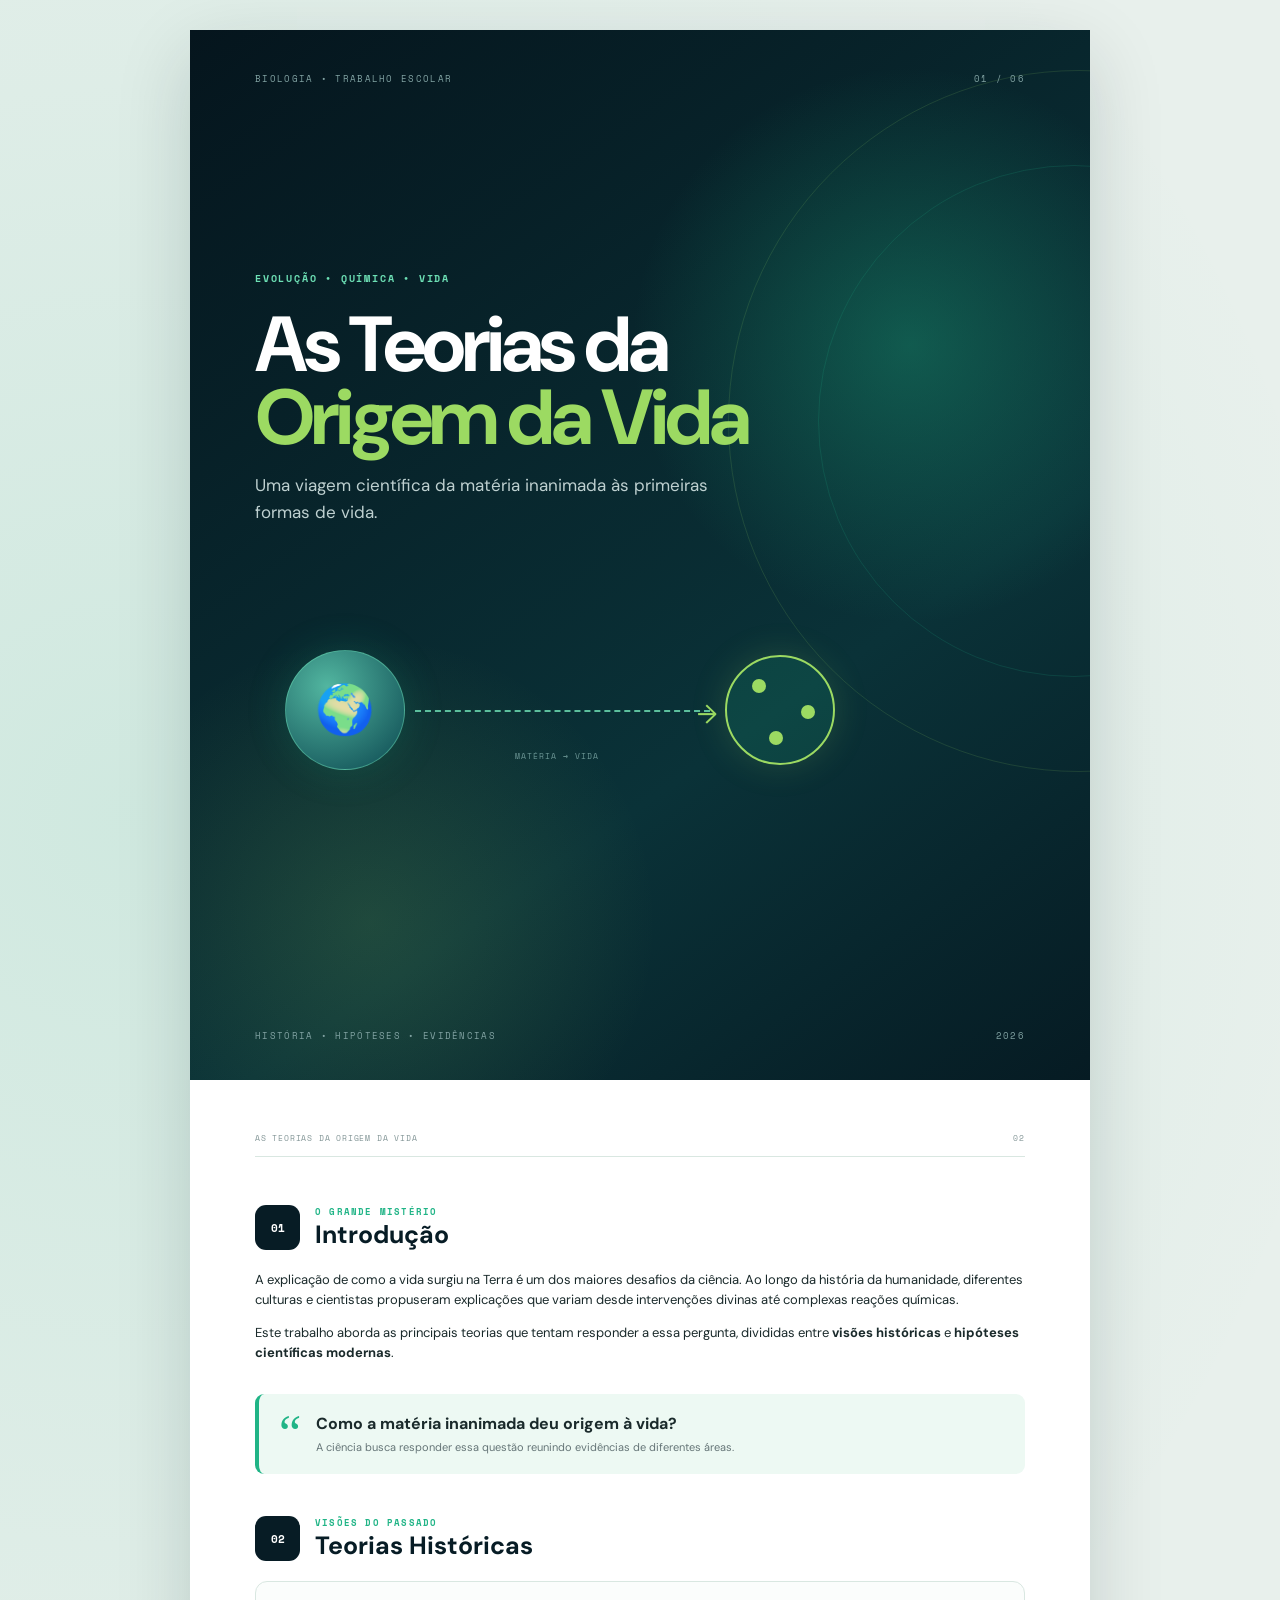
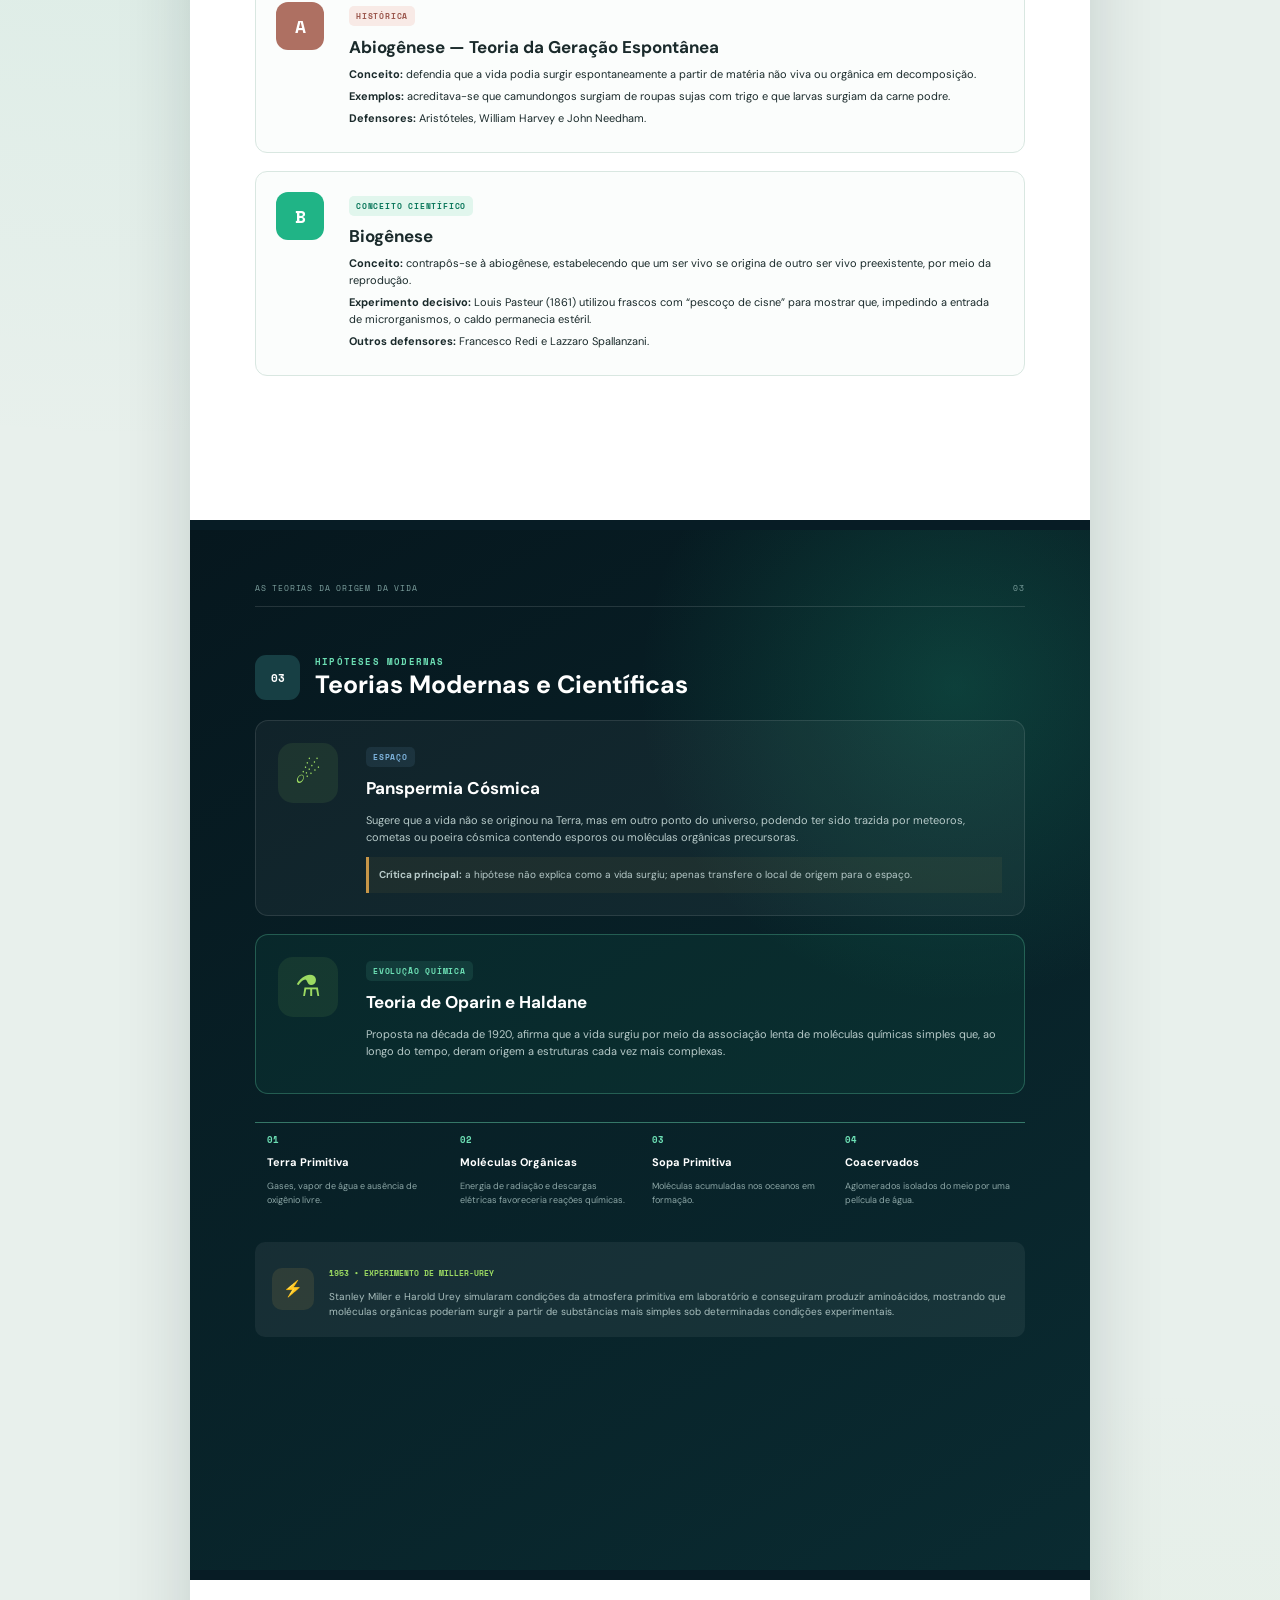
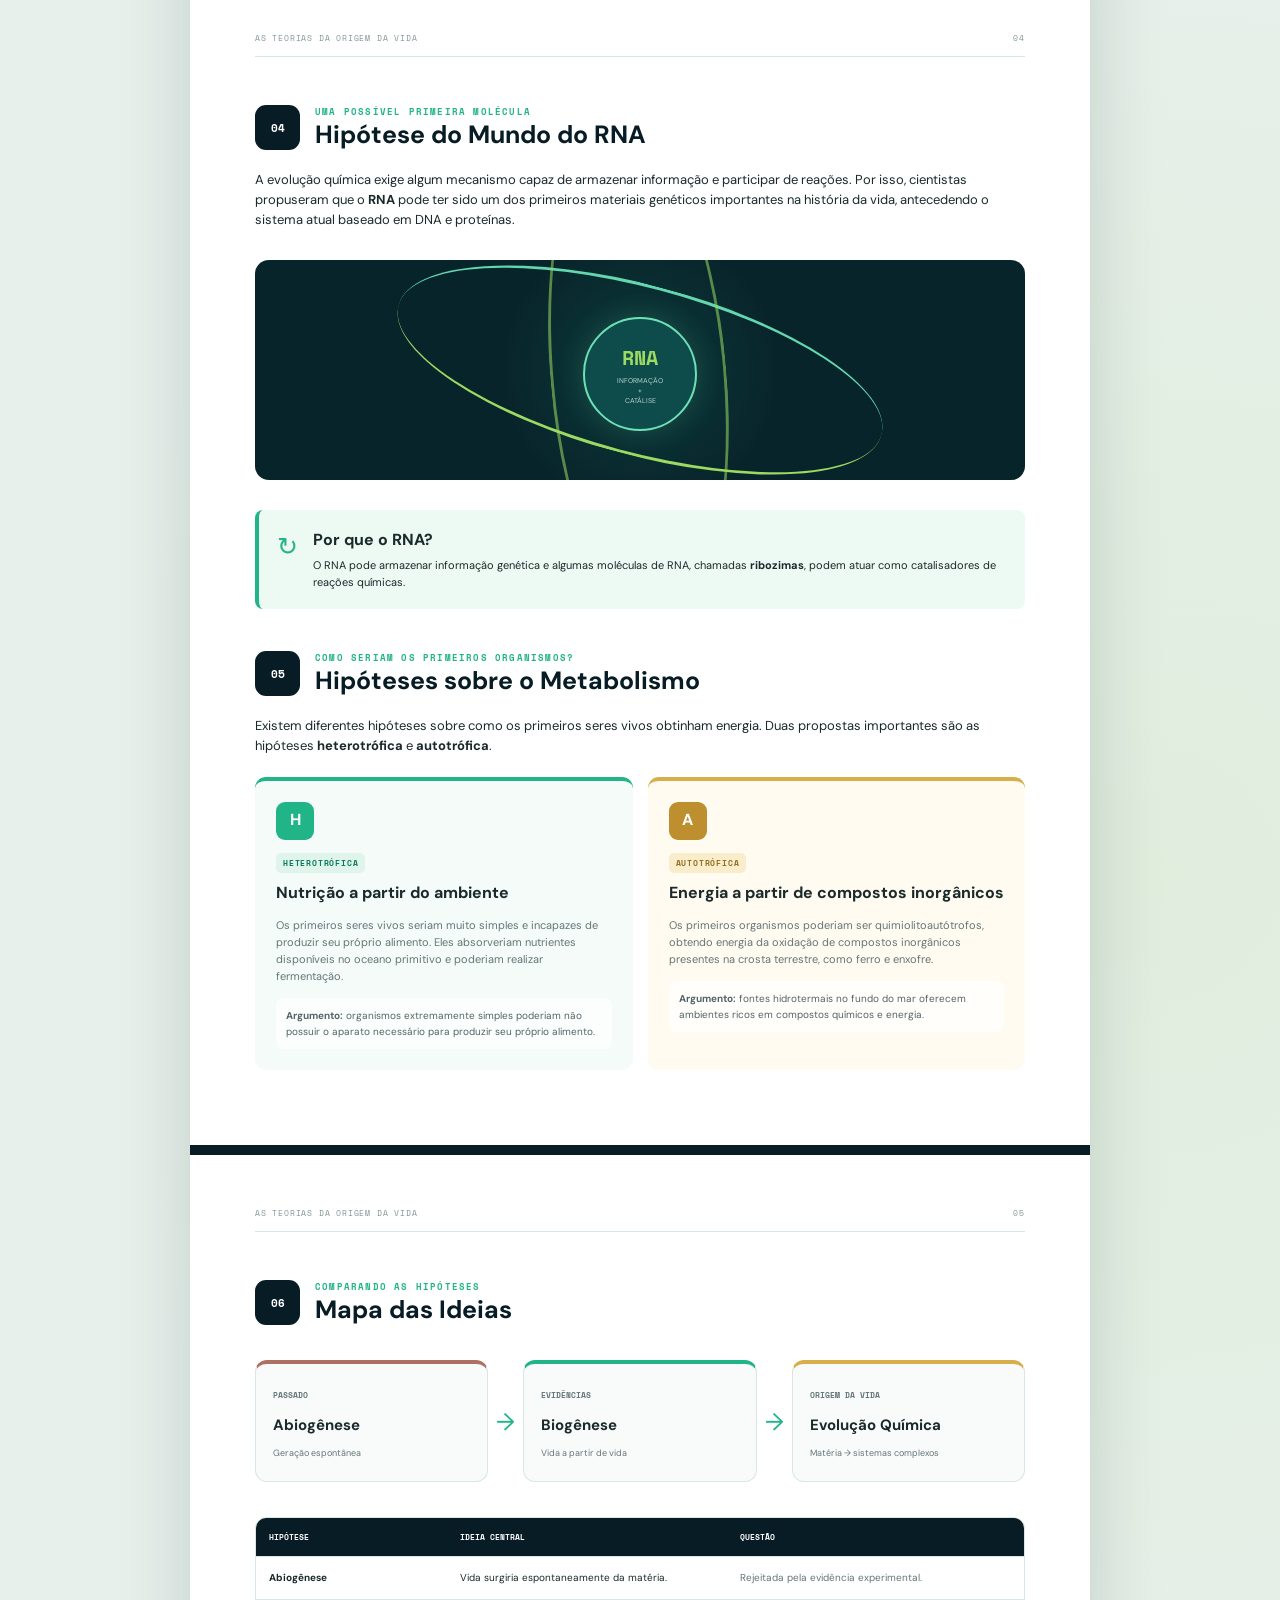
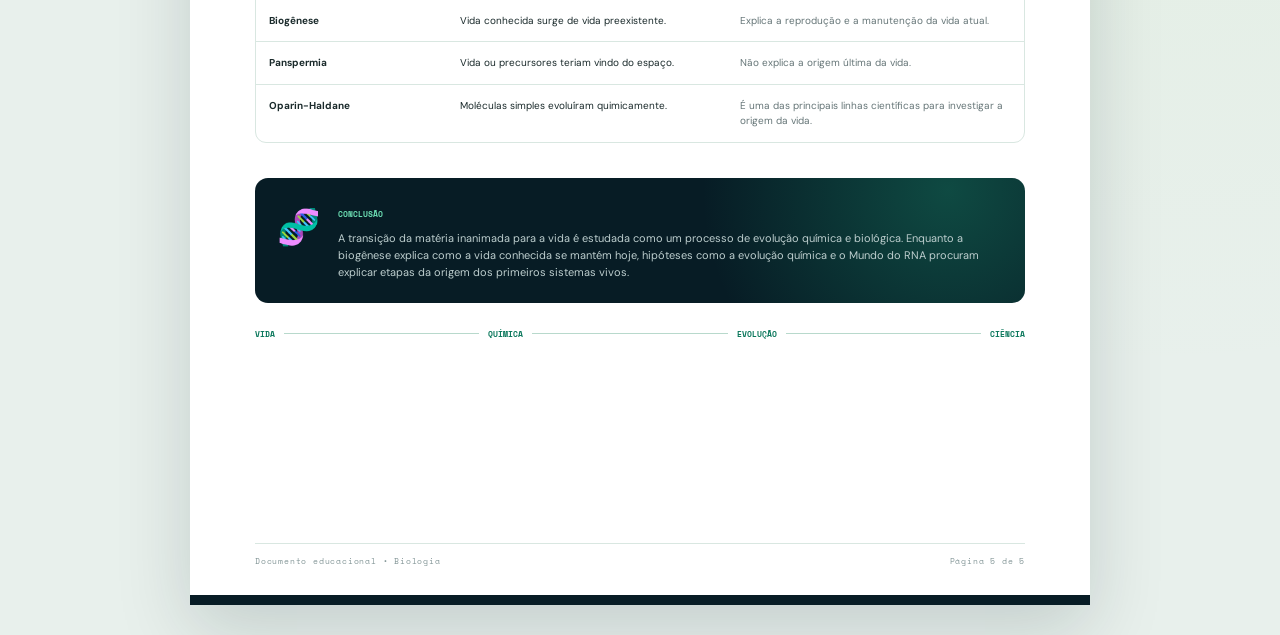
<file: pages/biologia-origem-da-vida.html>
<!DOCTYPE html>
<html lang="pt-BR">
<head>
  <meta charset="UTF-8">
  <meta name="viewport" content="width=device-width, initial-scale=1.0">
  <title>Biologia | As Teorias da Origem da Vida</title>
  <link rel="stylesheet" href="style-biologia.css">
</head>
<body>
  <main class="document">

    <header class="cover">
      <div class="cover-top">
        <span>BIOLOGIA • TRABALHO ESCOLAR</span>
        <span>01 / 06</span>
      </div>

      <div class="dna dna-one"></div>
      <div class="dna dna-two"></div>

      <div class="cover-content">
        <span class="eyebrow">EVOLUÇÃO • QUÍMICA • VIDA</span>
        <h1>As Teorias da<br><em>Origem da Vida</em></h1>
        <p>Uma viagem científica da matéria inanimada às primeiras formas de vida.</p>

        <div class="origin-diagram">
          <div class="planet">
            <span>🌍</span>
          </div>
          <div class="arrow-line"></div>
          <div class="cell">
            <i></i><i></i><i></i>
          </div>
          <div class="diagram-label">MATÉRIA → VIDA</div>
        </div>
      </div>

      <div class="cover-bottom">
        <span>HISTÓRIA • HIPÓTESES • EVIDÊNCIAS</span>
        <span>2026</span>
      </div>
    </header>

    <section class="page">
      <div class="page-header">
        <span>AS TEORIAS DA ORIGEM DA VIDA</span><span>02</span>
      </div>

      <div class="section-title">
        <b>01</b>
        <div><small>O GRANDE MISTÉRIO</small><h2>Introdução</h2></div>
      </div>

      <p>
        A explicação de como a vida surgiu na Terra é um dos maiores desafios da ciência.
        Ao longo da história da humanidade, diferentes culturas e cientistas propuseram
        explicações que variam desde intervenções divinas até complexas reações químicas.
      </p>

      <p>
        Este trabalho aborda as principais teorias que tentam responder a essa pergunta,
        divididas entre <strong>visões históricas</strong> e <strong>hipóteses científicas modernas</strong>.
      </p>

      <div class="quote">
        <span>“</span>
        <div>
          <strong>Como a matéria inanimada deu origem à vida?</strong>
          <p>A ciência busca responder essa questão reunindo evidências de diferentes áreas.</p>
        </div>
      </div>

      <div class="section-title sub">
        <b>02</b>
        <div><small>VISÕES DO PASSADO</small><h2>Teorias Históricas</h2></div>
      </div>

      <article class="theory-card">
        <div class="theory-icon">A</div>
        <div>
          <span class="tag historical">HISTÓRICA</span>
          <h3>Abiogênese — Teoria da Geração Espontânea</h3>
          <p><strong>Conceito:</strong> defendia que a vida podia surgir espontaneamente a partir de matéria não viva ou orgânica em decomposição.</p>
          <p><strong>Exemplos:</strong> acreditava-se que camundongos surgiam de roupas sujas com trigo e que larvas surgiam da carne podre.</p>
          <p><strong>Defensores:</strong> Aristóteles, William Harvey e John Needham.</p>
        </div>
      </article>

      <article class="theory-card">
        <div class="theory-icon green">B</div>
        <div>
          <span class="tag accepted">CONCEITO CIENTÍFICO</span>
          <h3>Biogênese</h3>
          <p><strong>Conceito:</strong> contrapôs-se à abiogênese, estabelecendo que um ser vivo se origina de outro ser vivo preexistente, por meio da reprodução.</p>
          <p><strong>Experimento decisivo:</strong> Louis Pasteur (1861) utilizou frascos com “pescoço de cisne” para mostrar que, impedindo a entrada de microrganismos, o caldo permanecia estéril.</p>
          <p><strong>Outros defensores:</strong> Francesco Redi e Lazzaro Spallanzani.</p>
        </div>
      </article>
    </section>

    <section class="page dark-page">
      <div class="page-header light">
        <span>AS TEORIAS DA ORIGEM DA VIDA</span><span>03</span>
      </div>

      <div class="section-title light-title">
        <b>03</b>
        <div><small>HIPÓTESES MODERNAS</small><h2>Teorias Modernas e Científicas</h2></div>
      </div>

      <article class="modern-card">
        <div class="big-icon">☄</div>
        <div>
          <span class="tag space">ESPAÇO</span>
          <h3>Panspermia Cósmica</h3>
          <p>
            Sugere que a vida não se originou na Terra, mas em outro ponto do universo,
            podendo ter sido trazida por meteoros, cometas ou poeira cósmica contendo
            esporos ou moléculas orgânicas precursoras.
          </p>
          <div class="critique"><strong>Crítica principal:</strong> a hipótese não explica como a vida surgiu; apenas transfere o local de origem para o espaço.</div>
        </div>
      </article>

      <article class="modern-card main-theory">
        <div class="big-icon">⚗</div>
        <div>
          <span class="tag main">EVOLUÇÃO QUÍMICA</span>
          <h3>Teoria de Oparin e Haldane</h3>
          <p>
            Proposta na década de 1920, afirma que a vida surgiu por meio da associação
            lenta de moléculas químicas simples que, ao longo do tempo, deram origem
            a estruturas cada vez mais complexas.
          </p>
        </div>
      </article>

      <div class="timeline">
        <div><span>01</span><strong>Terra Primitiva</strong><p>Gases, vapor de água e ausência de oxigênio livre.</p></div>
        <div><span>02</span><strong>Moléculas Orgânicas</strong><p>Energia de radiação e descargas elétricas favoreceria reações químicas.</p></div>
        <div><span>03</span><strong>Sopa Primitiva</strong><p>Moléculas acumuladas nos oceanos em formação.</p></div>
        <div><span>04</span><strong>Coacervados</strong><p>Aglomerados isolados do meio por uma película de água.</p></div>
      </div>

      <div class="miller">
        <div class="miller-icon">⚡</div>
        <div>
          <small>1953 • EXPERIMENTO DE MILLER-UREY</small>
          <p>
            Stanley Miller e Harold Urey simularam condições da atmosfera primitiva em laboratório
            e conseguiram produzir aminoácidos, mostrando que moléculas orgânicas poderiam surgir
            a partir de substâncias mais simples sob determinadas condições experimentais.
          </p>
        </div>
      </div>
    </section>

    <section class="page">
      <div class="page-header">
        <span>AS TEORIAS DA ORIGEM DA VIDA</span><span>04</span>
      </div>

      <div class="section-title">
        <b>04</b>
        <div><small>UMA POSSÍVEL PRIMEIRA MOLÉCULA</small><h2>Hipótese do Mundo do RNA</h2></div>
      </div>

      <p>
        A evolução química exige algum mecanismo capaz de armazenar informação e participar
        de reações. Por isso, cientistas propuseram que o <strong>RNA</strong> pode ter sido
        um dos primeiros materiais genéticos importantes na história da vida, antecedendo
        o sistema atual baseado em DNA e proteínas.
      </p>

      <div class="rna-diagram">
        <div class="rna-strand"></div>
        <div class="rna-center">
          <span>RNA</span>
          <small>INFORMAÇÃO<br>+<br>CATÁLISE</small>
        </div>
      </div>

      <div class="info-box">
        <span>↻</span>
        <div>
          <strong>Por que o RNA?</strong>
          <p>
            O RNA pode armazenar informação genética e algumas moléculas de RNA, chamadas
            <strong>ribozimas</strong>, podem atuar como catalisadores de reações químicas.
          </p>
        </div>
      </div>

      <div class="section-title sub">
        <b>05</b>
        <div><small>COMO SERIAM OS PRIMEIROS ORGANISMOS?</small><h2>Hipóteses sobre o Metabolismo</h2></div>
      </div>

      <p>
        Existem diferentes hipóteses sobre como os primeiros seres vivos obtinham energia.
        Duas propostas importantes são as hipóteses <strong>heterotrófica</strong> e
        <strong>autotrófica</strong>.
      </p>

      <div class="metabolism-grid">
        <article>
          <div class="met-icon">H</div>
          <span class="tag hetero">HETEROTRÓFICA</span>
          <h3>Nutrição a partir do ambiente</h3>
          <p>
            Os primeiros seres vivos seriam muito simples e incapazes de produzir seu próprio
            alimento. Eles absorveriam nutrientes disponíveis no oceano primitivo e poderiam
            realizar fermentação.
          </p>
          <div class="argument"><strong>Argumento:</strong> organismos extremamente simples poderiam não possuir o aparato necessário para produzir seu próprio alimento.</div>
        </article>

        <article>
          <div class="met-icon auto">A</div>
          <span class="tag auto-tag">AUTOTRÓFICA</span>
          <h3>Energia a partir de compostos inorgânicos</h3>
          <p>
            Os primeiros organismos poderiam ser quimiolitoautótrofos, obtendo energia da
            oxidação de compostos inorgânicos presentes na crosta terrestre, como ferro e enxofre.
          </p>
          <div class="argument"><strong>Argumento:</strong> fontes hidrotermais no fundo do mar oferecem ambientes ricos em compostos químicos e energia.</div>
        </article>
      </div>
    </section>

    <section class="page final-page">
      <div class="page-header">
        <span>AS TEORIAS DA ORIGEM DA VIDA</span><span>05</span>
      </div>

      <div class="section-title">
        <b>06</b>
        <div><small>COMPARANDO AS HIPÓTESES</small><h2>Mapa das Ideias</h2></div>
      </div>

      <div class="flow">
        <div class="flow-node historical-node">
          <span>PASSADO</span>
          <strong>Abiogênese</strong>
          <small>Geração espontânea</small>
        </div>
        <div class="flow-arrow">→</div>
        <div class="flow-node scientific-node">
          <span>EVIDÊNCIAS</span>
          <strong>Biogênese</strong>
          <small>Vida a partir de vida</small>
        </div>
        <div class="flow-arrow">→</div>
        <div class="flow-node modern-node">
          <span>ORIGEM DA VIDA</span>
          <strong>Evolução Química</strong>
          <small>Matéria → sistemas complexos</small>
        </div>
      </div>

      <div class="comparison">
        <div class="comparison-row head">
          <span>HIPÓTESE</span><span>IDEIA CENTRAL</span><span>QUESTÃO</span>
        </div>
        <div class="comparison-row">
          <strong>Abiogênese</strong>
          <span>Vida surgiria espontaneamente da matéria.</span>
          <em>Rejeitada pela evidência experimental.</em>
        </div>
        <div class="comparison-row">
          <strong>Biogênese</strong>
          <span>Vida conhecida surge de vida preexistente.</span>
          <em>Explica a reprodução e a manutenção da vida atual.</em>
        </div>
        <div class="comparison-row">
          <strong>Panspermia</strong>
          <span>Vida ou precursores teriam vindo do espaço.</span>
          <em>Não explica a origem última da vida.</em>
        </div>
        <div class="comparison-row">
          <strong>Oparin-Haldane</strong>
          <span>Moléculas simples evoluíram quimicamente.</span>
          <em>É uma das principais linhas científicas para investigar a origem da vida.</em>
        </div>
      </div>

      <div class="conclusion">
        <div class="conclusion-icon">🧬</div>
        <div>
          <span>CONCLUSÃO</span>
          <p>
            A transição da matéria inanimada para a vida é estudada como um processo de evolução
            química e biológica. Enquanto a biogênese explica como a vida conhecida se mantém hoje,
            hipóteses como a evolução química e o Mundo do RNA procuram explicar etapas da origem
            dos primeiros sistemas vivos.
          </p>
        </div>
      </div>

      <div class="takeaway">
        <span>VIDA</span>
        <div class="take-line"></div>
        <span>QUÍMICA</span>
        <div class="take-line"></div>
        <span>EVOLUÇÃO</span>
        <div class="take-line"></div>
        <span>CIÊNCIA</span>
      </div>

      <div class="page-footer">
        <span>Documento educacional • Biologia</span>
        <span>Página 5 de 5</span>
      </div>
    </section>

  </main>
</body>
</html>
</file>
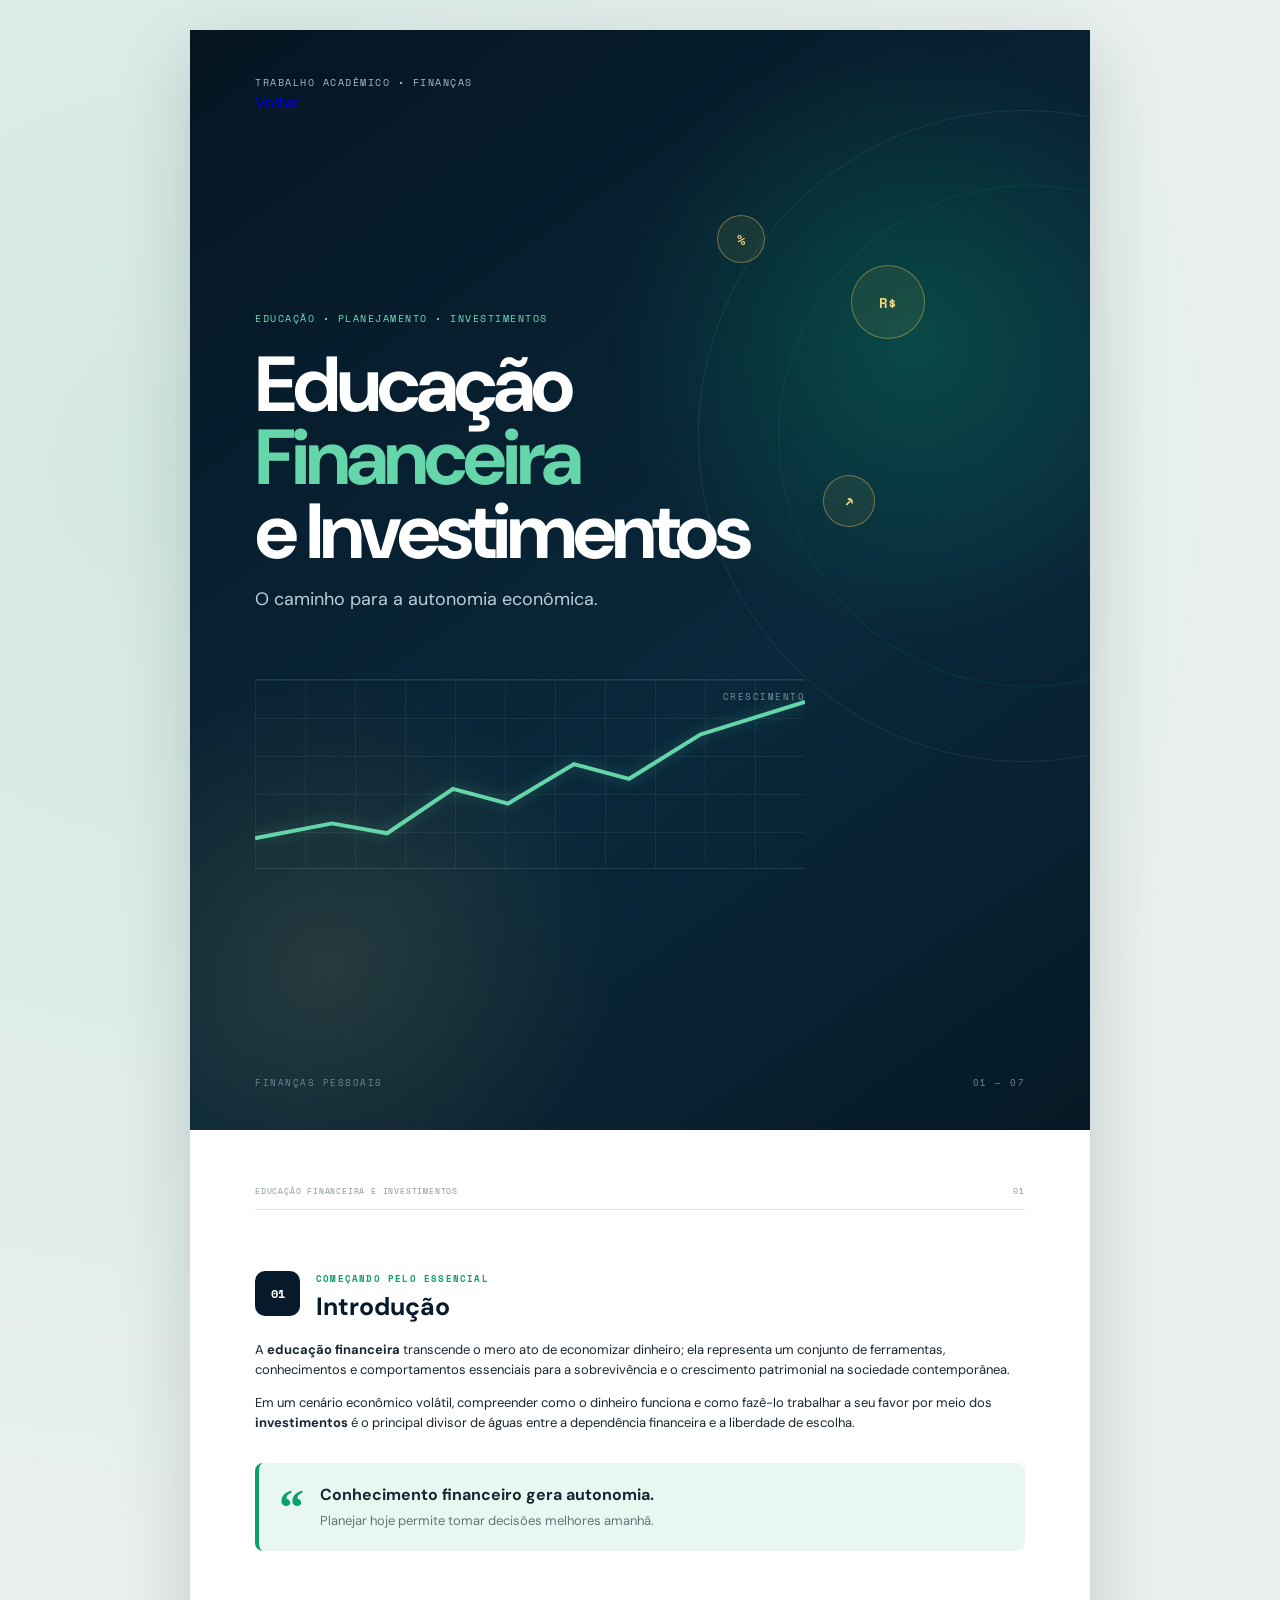
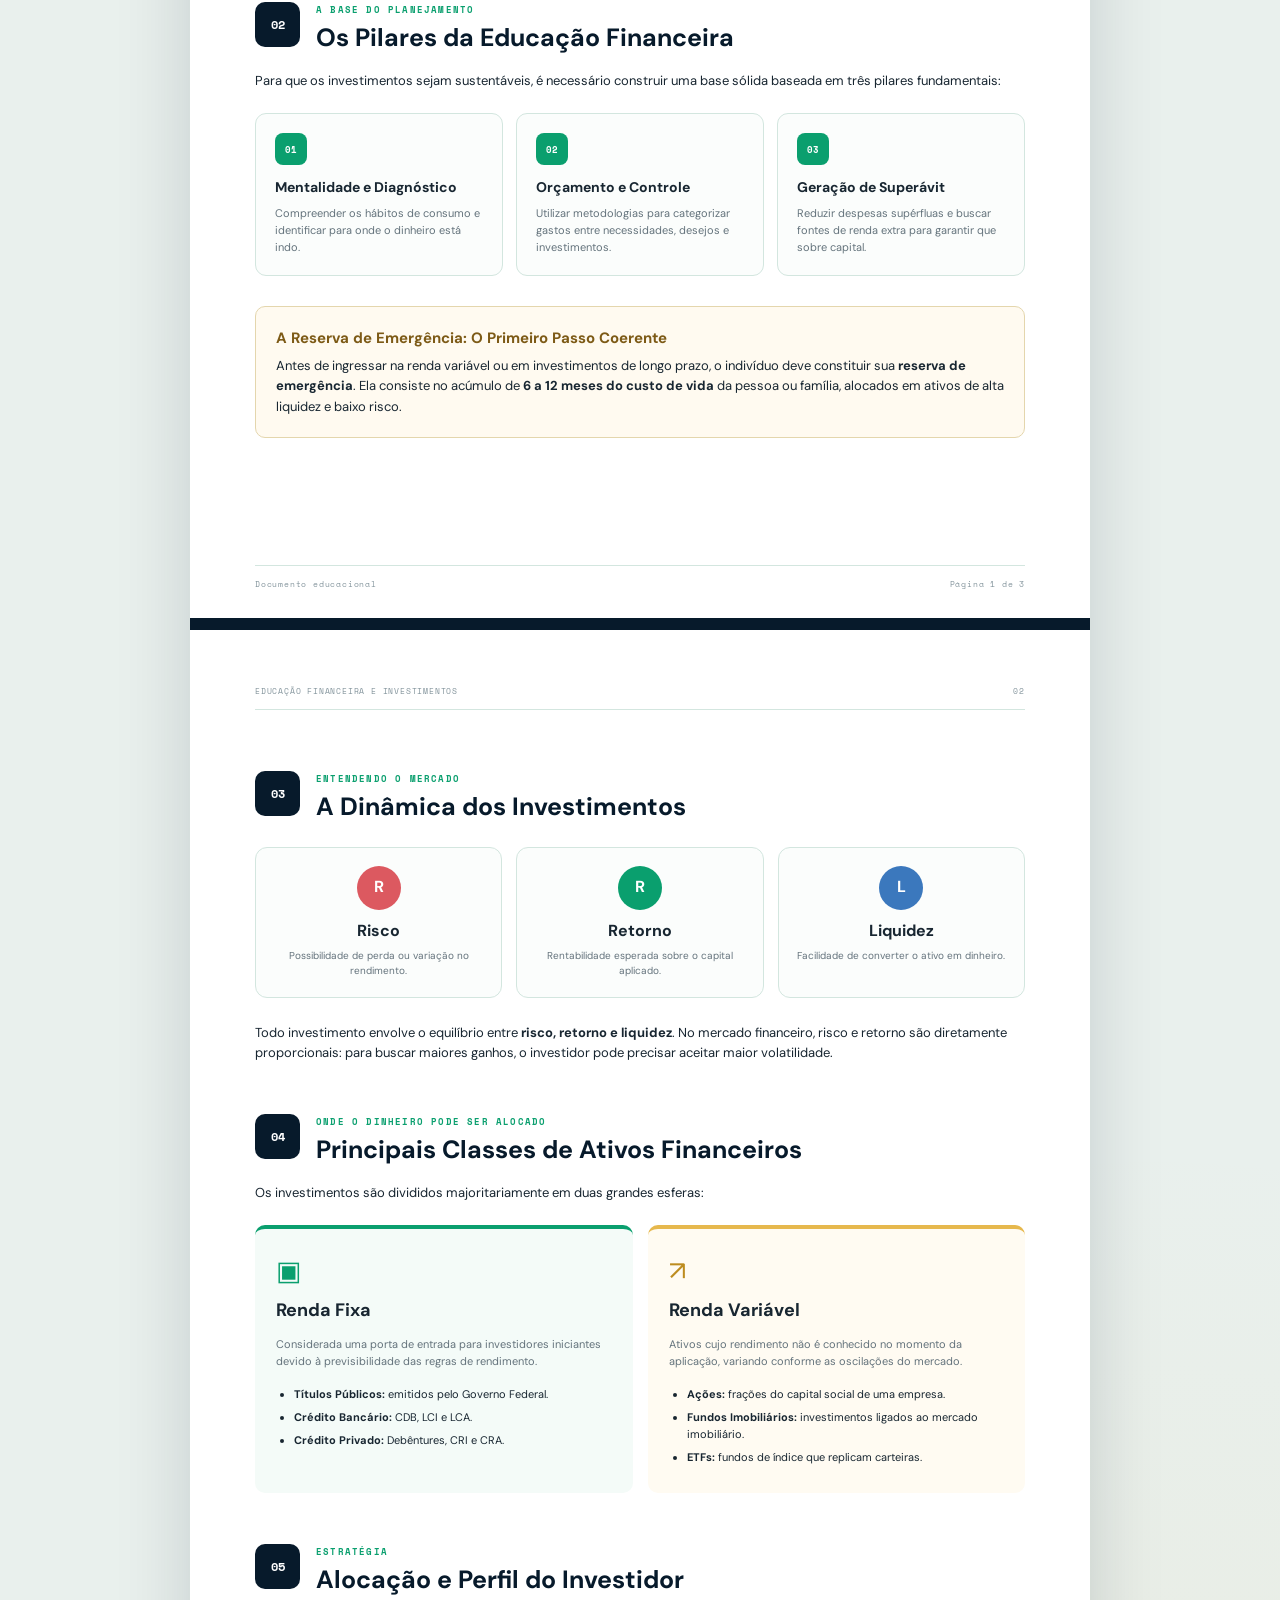
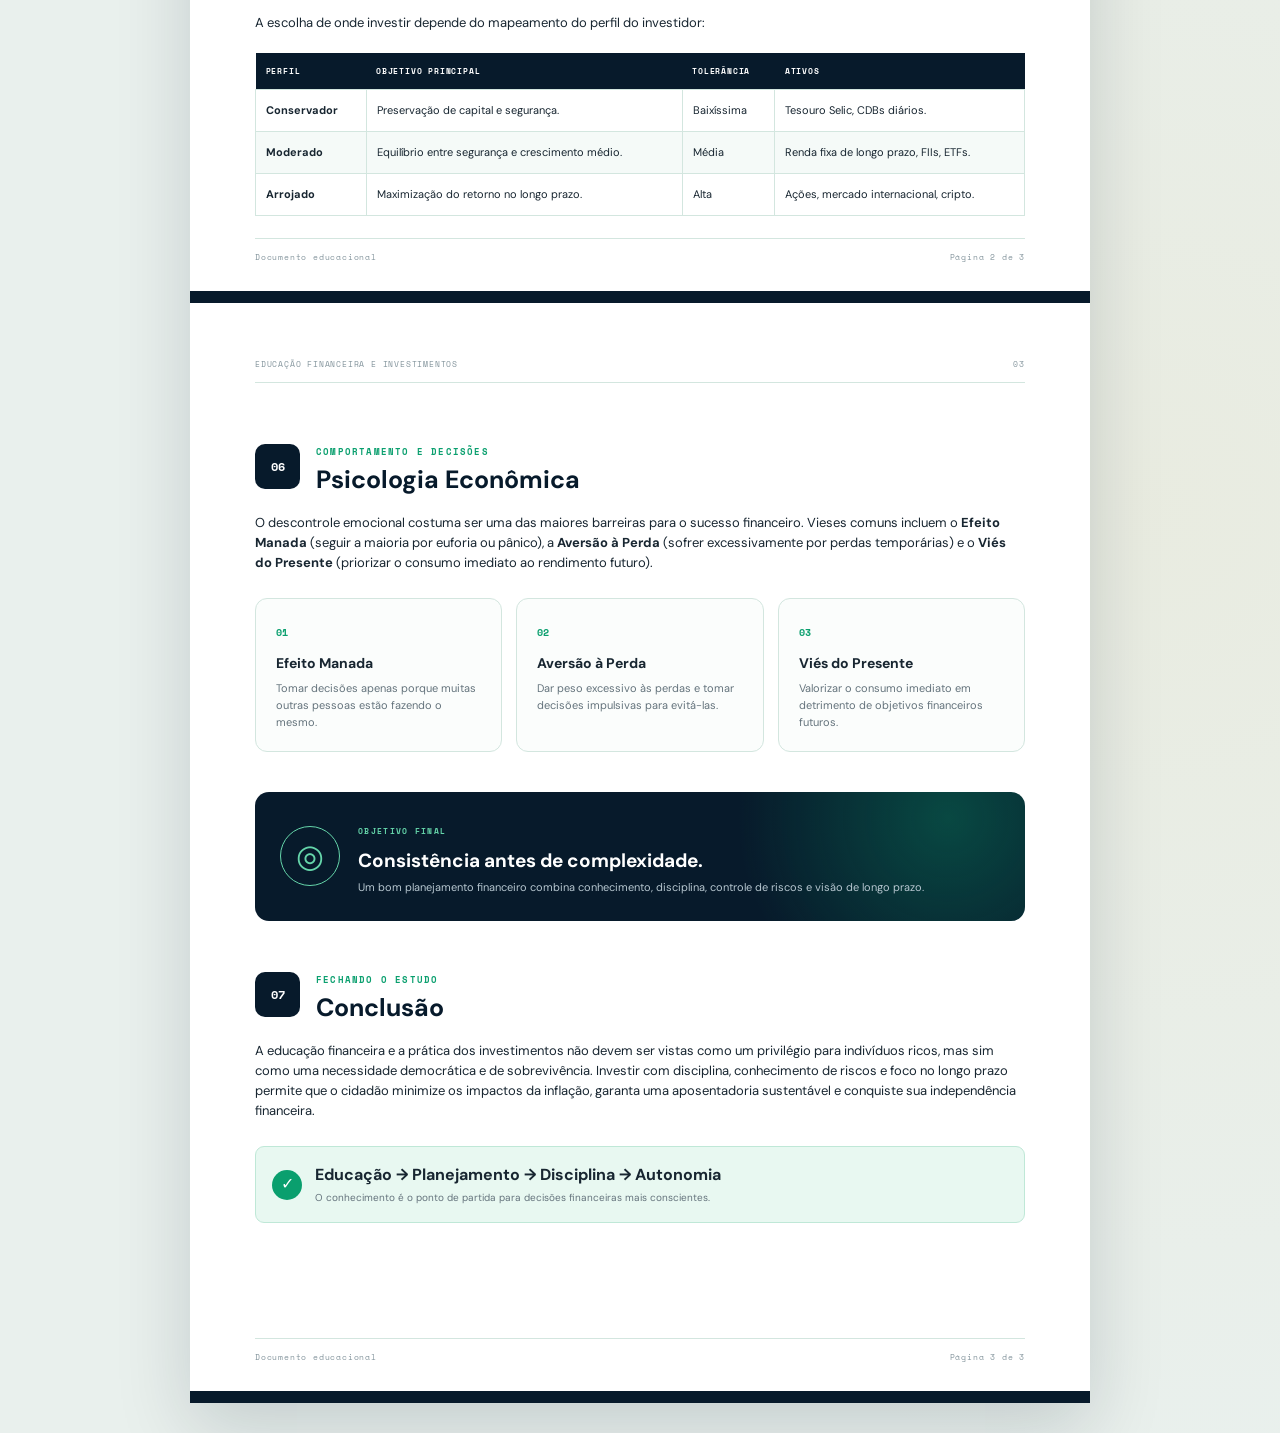
<file: pages/educacao-financeira-investimentos.html>
<!DOCTYPE html>
<html lang="pt-BR">
<head>
  <meta charset="UTF-8">
  <meta name="viewport" content="width=device-width, initial-scale=1.0">
  <title>Educação Financeira e Investimentos</title>
  <link rel="stylesheet" href="style-financas.css">
</head>
<body>

  <main class="document">

    <!-- CAPA -->
    <header class="cover">
      <div class="top-label">TRABALHO ACADÊMICO • FINANÇAS</div>
      <a href="../../index.html">Voltar</a>
      <div class="cover-content">
        <div class="coin coin-one">R$</div>
        <div class="coin coin-two">%</div>
        <div class="coin coin-three">↗</div>

        <span class="eyebrow">EDUCAÇÃO • PLANEJAMENTO • INVESTIMENTOS</span>
        <h1>Educação<br><span>Financeira</span><br>e Investimentos</h1>
        <p>O caminho para a autonomia econômica.</p>

        <div class="growth-chart">
          <div class="chart-grid"></div>
          <svg viewBox="0 0 500 170" preserveAspectRatio="none">
            <polyline points="0,150 70,135 120,145 180,100 230,115 290,75 340,90 405,45 500,12"/>
          </svg>
          <div class="chart-label">CRESCIMENTO</div>
        </div>
      </div>

      <div class="cover-footer">
        <span>FINANÇAS PESSOAIS</span>
        <span>01 — 07</span>
      </div>
    </header>

    <!-- PÁGINA 1 -->
    <section class="page">
      <div class="page-header">
        <span>EDUCAÇÃO FINANCEIRA E INVESTIMENTOS</span>
        <span>01</span>
      </div>

      <div class="section-title">
        <span class="section-number">01</span>
        <div>
          <small>COMEÇANDO PELO ESSENCIAL</small>
          <h2>Introdução</h2>
        </div>
      </div>

      <p>
        A <strong>educação financeira</strong> transcende o mero ato de economizar dinheiro;
        ela representa um conjunto de ferramentas, conhecimentos e comportamentos essenciais
        para a sobrevivência e o crescimento patrimonial na sociedade contemporânea.
      </p>

      <p>
        Em um cenário econômico volátil, compreender como o dinheiro funciona e como fazê-lo
        trabalhar a seu favor por meio dos <strong>investimentos</strong> é o principal divisor
        de águas entre a dependência financeira e a liberdade de escolha.
      </p>

      <div class="quote-card">
        <span class="quote-mark">“</span>
        <div>
          <strong>Conhecimento financeiro gera autonomia.</strong>
          <p>Planejar hoje permite tomar decisões melhores amanhã.</p>
        </div>
      </div>

      <div class="section-title compact-title">
        <span class="section-number">02</span>
        <div>
          <small>A BASE DO PLANEJAMENTO</small>
          <h2>Os Pilares da Educação Financeira</h2>
        </div>
      </div>

      <p>
        Para que os investimentos sejam sustentáveis, é necessário construir uma base sólida
        baseada em três pilares fundamentais:
      </p>

      <div class="pillars">
        <article>
          <span class="pillar-icon">01</span>
          <h3>Mentalidade e Diagnóstico</h3>
          <p>Compreender os hábitos de consumo e identificar para onde o dinheiro está indo.</p>
        </article>

        <article>
          <span class="pillar-icon">02</span>
          <h3>Orçamento e Controle</h3>
          <p>Utilizar metodologias para categorizar gastos entre necessidades, desejos e investimentos.</p>
        </article>

        <article>
          <span class="pillar-icon">03</span>
          <h3>Geração de Superávit</h3>
          <p>Reduzir despesas supérfluas e buscar fontes de renda extra para garantir que sobre capital.</p>
        </article>
      </div>

      <div class="subsection">
        <h3>A Reserva de Emergência: O Primeiro Passo Coerente</h3>
        <p>
          Antes de ingressar na renda variável ou em investimentos de longo prazo, o indivíduo
          deve constituir sua <strong>reserva de emergência</strong>. Ela consiste no acúmulo
          de <strong>6 a 12 meses do custo de vida</strong> da pessoa ou família, alocados
          em ativos de alta liquidez e baixo risco.
        </p>
      </div>

      <div class="page-footer">
        <span>Documento educacional</span>
        <span>Página 1 de 3</span>
      </div>
    </section>

    <!-- PÁGINA 2 -->
    <section class="page">
      <div class="page-header">
        <span>EDUCAÇÃO FINANCEIRA E INVESTIMENTOS</span>
        <span>02</span>
      </div>

      <div class="section-title">
        <span class="section-number">03</span>
        <div>
          <small>ENTENDENDO O MERCADO</small>
          <h2>A Dinâmica dos Investimentos</h2>
        </div>
      </div>

      <div class="triad">
        <div class="triad-item">
          <div class="circle risk">R</div>
          <strong>Risco</strong>
          <span>Possibilidade de perda ou variação no rendimento.</span>
        </div>
        <div class="triad-item">
          <div class="circle return">R</div>
          <strong>Retorno</strong>
          <span>Rentabilidade esperada sobre o capital aplicado.</span>
        </div>
        <div class="triad-item">
          <div class="circle liquidity">L</div>
          <strong>Liquidez</strong>
          <span>Facilidade de converter o ativo em dinheiro.</span>
        </div>
      </div>

      <p>
        Todo investimento envolve o equilíbrio entre <strong>risco, retorno e liquidez</strong>.
        No mercado financeiro, risco e retorno são diretamente proporcionais: para buscar
        maiores ganhos, o investidor pode precisar aceitar maior volatilidade.
      </p>

      <div class="section-title compact-title">
        <span class="section-number">04</span>
        <div>
          <small>ONDE O DINHEIRO PODE SER ALOCADO</small>
          <h2>Principais Classes de Ativos Financeiros</h2>
        </div>
      </div>

      <p>Os investimentos são divididos majoritariamente em duas grandes esferas:</p>

      <div class="asset-columns">
        <article class="asset-card">
          <div class="asset-icon">▣</div>
          <h3>Renda Fixa</h3>
          <p>
            Considerada uma porta de entrada para investidores iniciantes devido à
            previsibilidade das regras de rendimento.
          </p>
          <ul>
            <li><strong>Títulos Públicos:</strong> emitidos pelo Governo Federal.</li>
            <li><strong>Crédito Bancário:</strong> CDB, LCI e LCA.</li>
            <li><strong>Crédito Privado:</strong> Debêntures, CRI e CRA.</li>
          </ul>
        </article>

        <article class="asset-card variable">
          <div class="asset-icon">↗</div>
          <h3>Renda Variável</h3>
          <p>
            Ativos cujo rendimento não é conhecido no momento da aplicação, variando
            conforme as oscilações do mercado.
          </p>
          <ul>
            <li><strong>Ações:</strong> frações do capital social de uma empresa.</li>
            <li><strong>Fundos Imobiliários:</strong> investimentos ligados ao mercado imobiliário.</li>
            <li><strong>ETFs:</strong> fundos de índice que replicam carteiras.</li>
          </ul>
        </article>
      </div>

      <div class="section-title compact-title">
        <span class="section-number">05</span>
        <div>
          <small>ESTRATÉGIA</small>
          <h2>Alocação e Perfil do Investidor</h2>
        </div>
      </div>

      <p>A escolha de onde investir depende do mapeamento do perfil do investidor:</p>

      <div class="table-wrap">
        <table>
          <thead>
            <tr>
              <th>PERFIL</th>
              <th>OBJETIVO PRINCIPAL</th>
              <th>TOLERÂNCIA</th>
              <th>ATIVOS</th>
            </tr>
          </thead>
          <tbody>
            <tr>
              <td><strong>Conservador</strong></td>
              <td>Preservação de capital e segurança.</td>
              <td>Baixíssima</td>
              <td>Tesouro Selic, CDBs diários.</td>
            </tr>
            <tr>
              <td><strong>Moderado</strong></td>
              <td>Equilíbrio entre segurança e crescimento médio.</td>
              <td>Média</td>
              <td>Renda fixa de longo prazo, FIIs, ETFs.</td>
            </tr>
            <tr>
              <td><strong>Arrojado</strong></td>
              <td>Maximização do retorno no longo prazo.</td>
              <td>Alta</td>
              <td>Ações, mercado internacional, cripto.</td>
            </tr>
          </tbody>
        </table>
      </div>

      <div class="page-footer">
        <span>Documento educacional</span>
        <span>Página 2 de 3</span>
      </div>
    </section>

    <!-- PÁGINA 3 -->
    <section class="page final-page">
      <div class="page-header">
        <span>EDUCAÇÃO FINANCEIRA E INVESTIMENTOS</span>
        <span>03</span>
      </div>

      <div class="section-title">
        <span class="section-number">06</span>
        <div>
          <small>COMPORTAMENTO E DECISÕES</small>
          <h2>Psicologia Econômica</h2>
        </div>
      </div>

      <p>
        O descontrole emocional costuma ser uma das maiores barreiras para o sucesso financeiro.
        Vieses comuns incluem o <strong>Efeito Manada</strong> (seguir a maioria por euforia ou
        pânico), a <strong>Aversão à Perda</strong> (sofrer excessivamente por perdas temporárias)
        e o <strong>Viés do Presente</strong> (priorizar o consumo imediato ao rendimento futuro).
      </p>

      <div class="behavior-grid">
        <article>
          <span>01</span>
          <h3>Efeito Manada</h3>
          <p>Tomar decisões apenas porque muitas outras pessoas estão fazendo o mesmo.</p>
        </article>
        <article>
          <span>02</span>
          <h3>Aversão à Perda</h3>
          <p>Dar peso excessivo às perdas e tomar decisões impulsivas para evitá-las.</p>
        </article>
        <article>
          <span>03</span>
          <h3>Viés do Presente</h3>
          <p>Valorizar o consumo imediato em detrimento de objetivos financeiros futuros.</p>
        </article>
      </div>

      <div class="final-banner">
        <div class="target">◎</div>
        <div>
          <small>OBJETIVO FINAL</small>
          <h3>Consistência antes de complexidade.</h3>
          <p>
            Um bom planejamento financeiro combina conhecimento, disciplina, controle de riscos
            e visão de longo prazo.
          </p>
        </div>
      </div>

      <div class="section-title conclusion-title">
        <span class="section-number">07</span>
        <div>
          <small>FECHANDO O ESTUDO</small>
          <h2>Conclusão</h2>
        </div>
      </div>

      <p>
        A educação financeira e a prática dos investimentos não devem ser vistas como um
        privilégio para indivíduos ricos, mas sim como uma necessidade democrática e de
        sobrevivência. Investir com disciplina, conhecimento de riscos e foco no longo prazo
        permite que o cidadão minimize os impactos da inflação, garanta uma aposentadoria
        sustentável e conquiste sua independência financeira.
      </p>

      <div class="takeaway">
        <span>✓</span>
        <div>
          <strong>Educação → Planejamento → Disciplina → Autonomia</strong>
          <p>O conhecimento é o ponto de partida para decisões financeiras mais conscientes.</p>
        </div>
      </div>

      <div class="page-footer">
        <span>Documento educacional</span>
        <span>Página 3 de 3</span>
      </div>
    </section>

  </main>

</body>
</html>
</file>
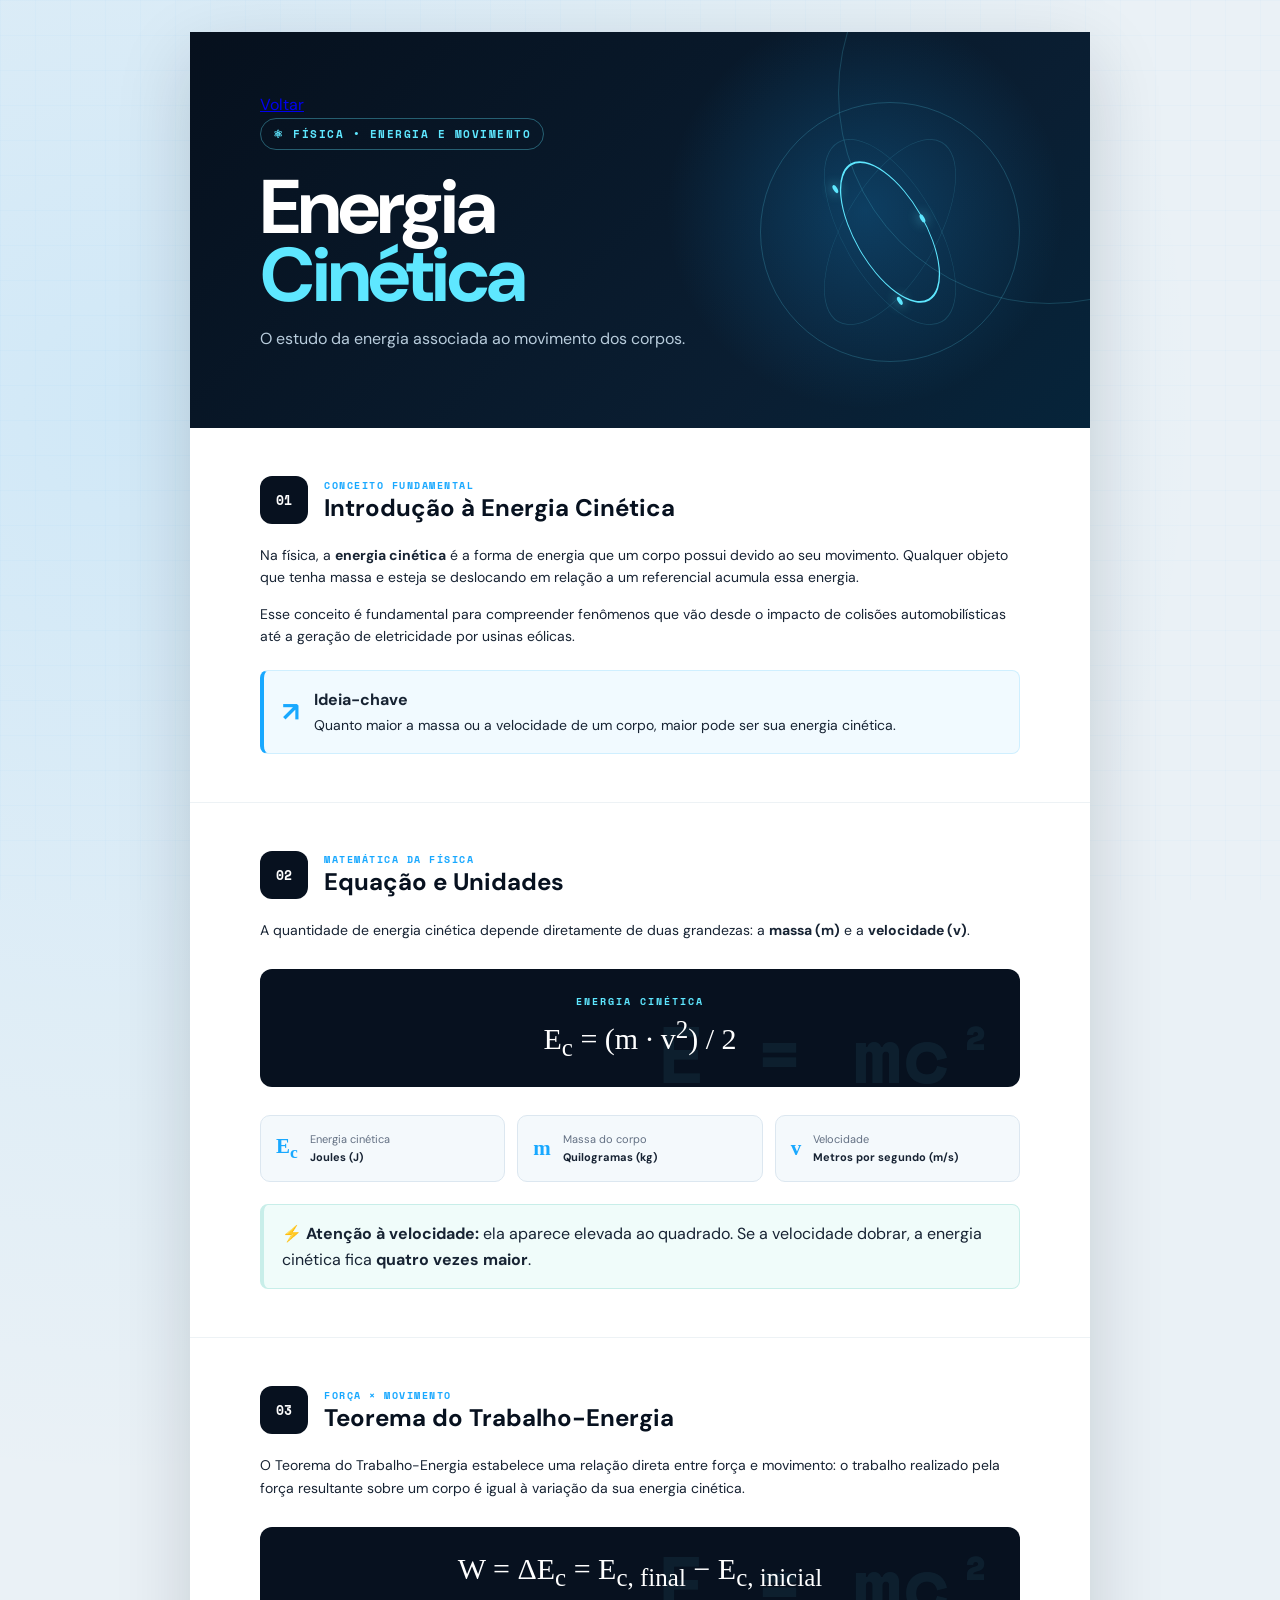
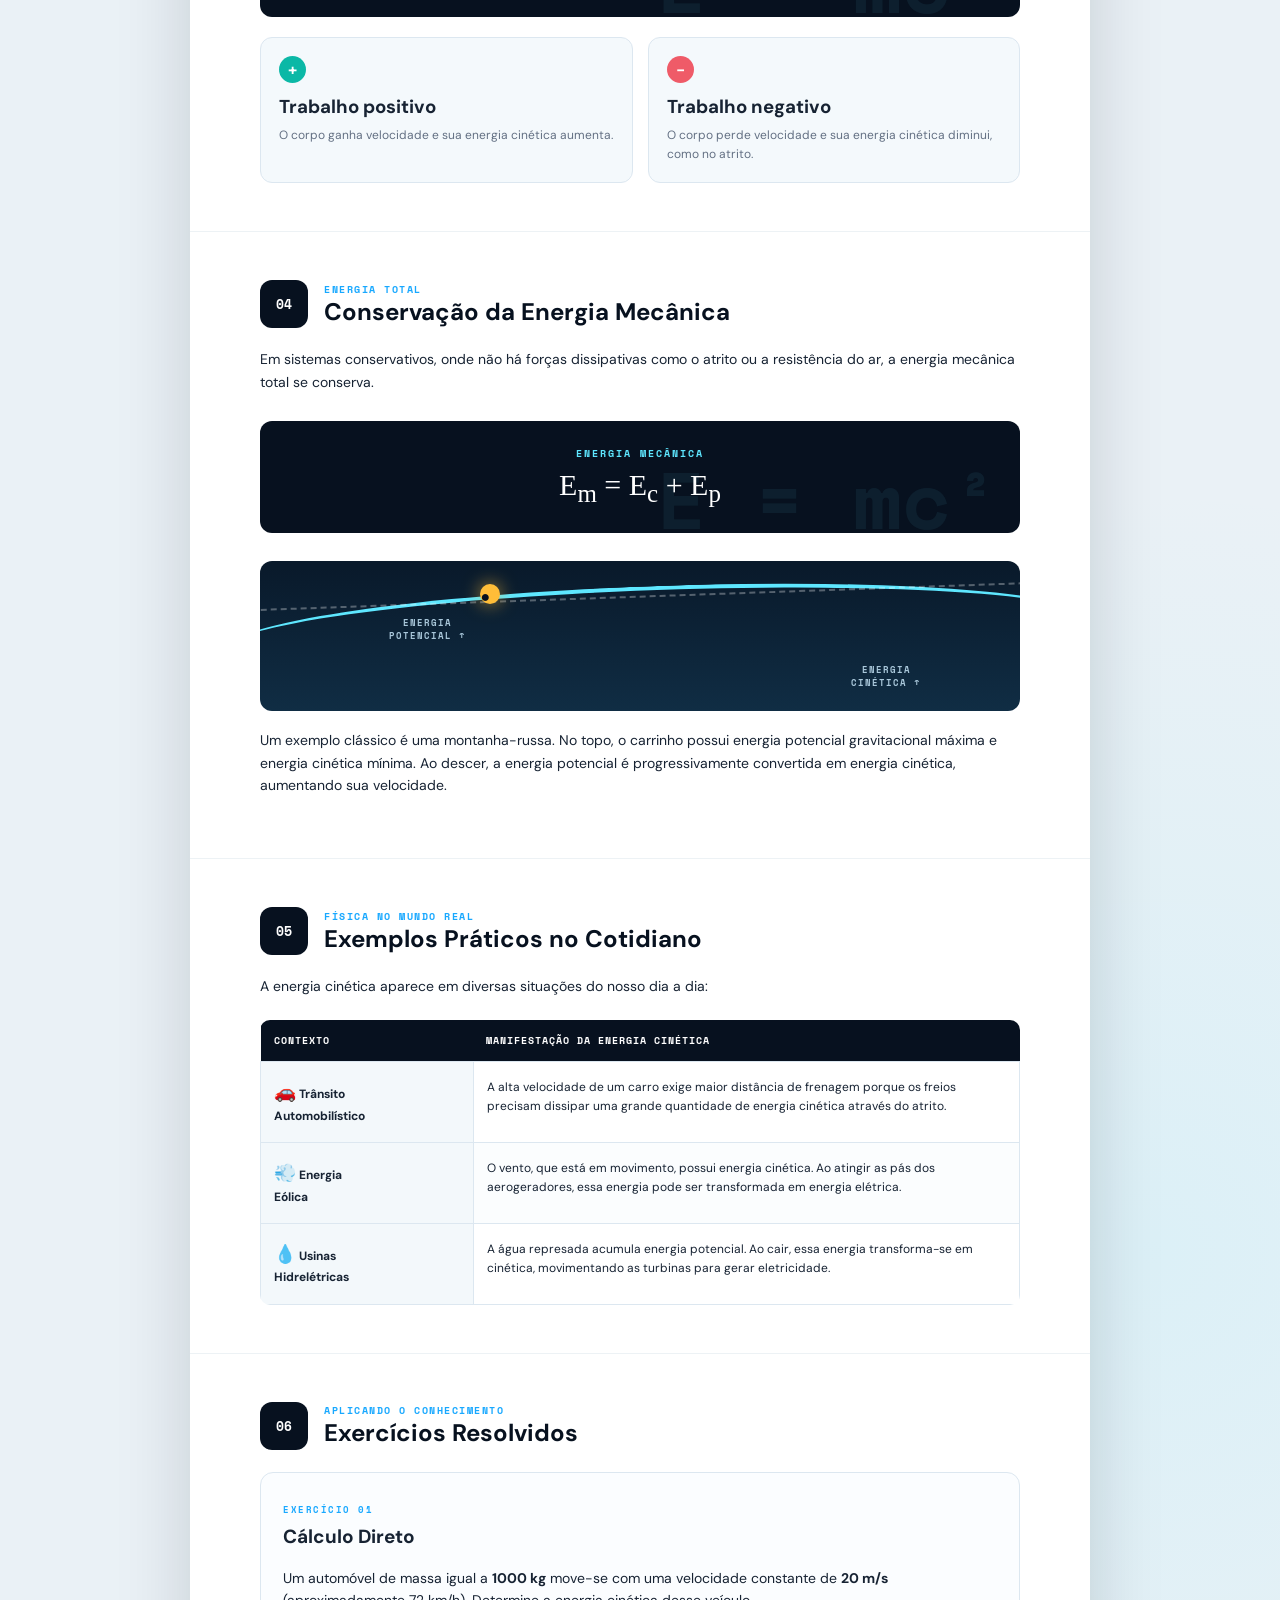
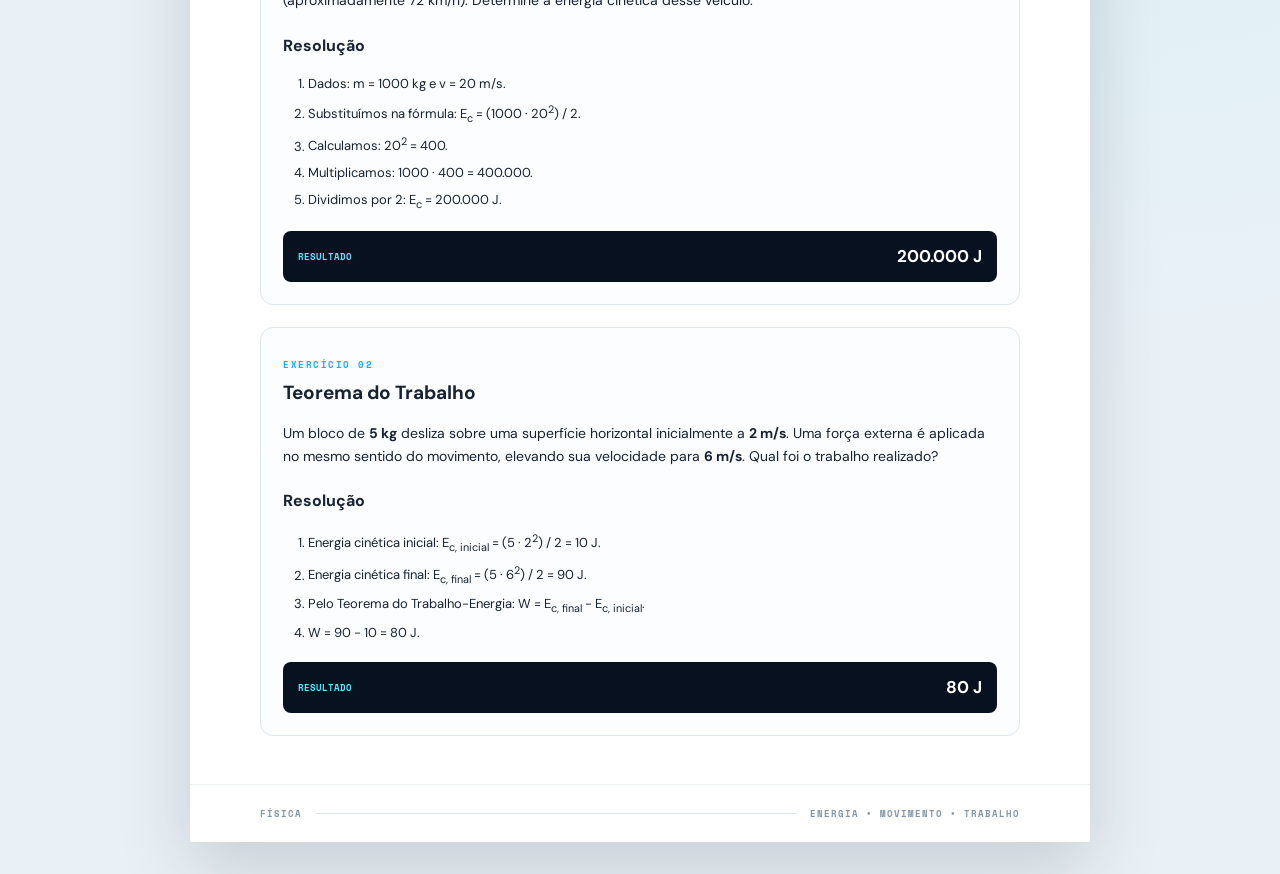
<file: pages/energia-cinetica-fisica.html>
<!DOCTYPE html>
<html lang="pt-BR">
<head>
  <meta charset="UTF-8">
  <meta name="viewport" content="width=device-width, initial-scale=1.0">
  <title>Energia Cinética | Trabalho de Física</title>
  <link rel="stylesheet" href="style.css">
</head>
<body>

  <div class="background-grid"></div>

  <main class="document">

    <header class="hero">
      <a href="../../index.html">Voltar</a>
      <div class="hero-badge">⚛ FÍSICA • ENERGIA E MOVIMENTO</div>
      <h1>Energia<br><span>Cinética</span></h1>
      <p class="subtitle">O estudo da energia associada ao movimento dos corpos.</p>
      
      <div class="orbit">
        <div class="orbit-line"></div>
        <div class="atom">
          <span></span><span></span><span></span>
        </div>
      </div>
    </header>

    <section>
      <div class="section-title">
        <span class="number">01</span>
        <div>
          <small>CONCEITO FUNDAMENTAL</small>
          <h2>Introdução à Energia Cinética</h2>
        </div>
      </div>

      <p>
        Na física, a <strong>energia cinética</strong> é a forma de energia que um corpo possui
        devido ao seu movimento. Qualquer objeto que tenha massa e esteja se deslocando em
        relação a um referencial acumula essa energia.
      </p>
      <p>
        Esse conceito é fundamental para compreender fenômenos que vão desde o impacto de
        colisões automobilísticas até a geração de eletricidade por usinas eólicas.
      </p>

      <div class="info-card">
        <div class="icon">↗</div>
        <div>
          <strong>Ideia-chave</strong>
          <p>Quanto maior a massa ou a velocidade de um corpo, maior pode ser sua energia cinética.</p>
        </div>
      </div>
    </section>

    <section>
      <div class="section-title">
        <span class="number">02</span>
        <div>
          <small>MATEMÁTICA DA FÍSICA</small>
          <h2>Equação e Unidades</h2>
        </div>
      </div>

      <p>
        A quantidade de energia cinética depende diretamente de duas grandezas:
        a <strong>massa (m)</strong> e a <strong>velocidade (v)</strong>.
      </p>

      <div class="formula-box">
        <span class="formula-label">ENERGIA CINÉTICA</span>
        <div class="formula">E<sub>c</sub> = <span>(m · v<sup>2</sup>)</span> / 2</div>
      </div>

      <div class="variables">
        <div><b>E<sub>c</sub></b><span>Energia cinética<br><strong>Joules (J)</strong></span></div>
        <div><b>m</b><span>Massa do corpo<br><strong>Quilogramas (kg)</strong></span></div>
        <div><b>v</b><span>Velocidade<br><strong>Metros por segundo (m/s)</strong></span></div>
      </div>

      <div class="highlight">
        <b>⚡ Atenção à velocidade:</b>
        ela aparece elevada ao quadrado. Se a velocidade dobrar, a energia cinética fica
        <strong>quatro vezes maior</strong>.
      </div>
    </section>

    <section>
      <div class="section-title">
        <span class="number">03</span>
        <div>
          <small>FORÇA × MOVIMENTO</small>
          <h2>Teorema do Trabalho-Energia</h2>
        </div>
      </div>

      <p>
        O Teorema do Trabalho-Energia estabelece uma relação direta entre força e movimento:
        o trabalho realizado pela força resultante sobre um corpo é igual à variação da sua
        energia cinética.
      </p>

      <div class="formula-box compact">
        <div class="formula">W = ΔE<sub>c</sub> = E<sub>c, final</sub> − E<sub>c, inicial</sub></div>
      </div>

      <div class="two-columns">
        <div class="mini-card positive">
          <span>+</span>
          <h3>Trabalho positivo</h3>
          <p>O corpo ganha velocidade e sua energia cinética aumenta.</p>
        </div>
        <div class="mini-card negative">
          <span>−</span>
          <h3>Trabalho negativo</h3>
          <p>O corpo perde velocidade e sua energia cinética diminui, como no atrito.</p>
        </div>
      </div>
    </section>

    <section>
      <div class="section-title">
        <span class="number">04</span>
        <div>
          <small>ENERGIA TOTAL</small>
          <h2>Conservação da Energia Mecânica</h2>
        </div>
      </div>

      <p>
        Em sistemas conservativos, onde não há forças dissipativas como o atrito ou a resistência
        do ar, a energia mecânica total se conserva.
      </p>

      <div class="formula-box">
        <span class="formula-label">ENERGIA MECÂNICA</span>
        <div class="formula">E<sub>m</sub> = E<sub>c</sub> + E<sub>p</sub></div>
      </div>

      <div class="rollercoaster">
        <div class="track"></div>
        <div class="car">●</div>
        <div class="hill high">ENERGIA<br>POTENCIAL ↑</div>
        <div class="hill low">ENERGIA<br>CINÉTICA ↑</div>
      </div>

      <p>
        Um exemplo clássico é uma montanha-russa. No topo, o carrinho possui energia potencial
        gravitacional máxima e energia cinética mínima. Ao descer, a energia potencial é
        progressivamente convertida em energia cinética, aumentando sua velocidade.
      </p>
    </section>

    <section>
      <div class="section-title">
        <span class="number">05</span>
        <div>
          <small>FÍSICA NO MUNDO REAL</small>
          <h2>Exemplos Práticos no Cotidiano</h2>
        </div>
      </div>

      <p>A energia cinética aparece em diversas situações do nosso dia a dia:</p>

      <div class="table-wrap">
        <table>
          <thead>
            <tr>
              <th>CONTEXTO</th>
              <th>MANIFESTAÇÃO DA ENERGIA CINÉTICA</th>
            </tr>
          </thead>
          <tbody>
            <tr>
              <td><span class="table-icon">🚗</span><strong> Trânsito<br>Automobilístico</strong></td>
              <td>A alta velocidade de um carro exige maior distância de frenagem porque os freios precisam dissipar uma grande quantidade de energia cinética através do atrito.</td>
            </tr>
            <tr>
              <td><span class="table-icon">💨</span><strong> Energia<br>Eólica</strong></td>
              <td>O vento, que está em movimento, possui energia cinética. Ao atingir as pás dos aerogeradores, essa energia pode ser transformada em energia elétrica.</td>
            </tr>
            <tr>
              <td><span class="table-icon">💧</span><strong> Usinas<br>Hidrelétricas</strong></td>
              <td>A água represada acumula energia potencial. Ao cair, essa energia transforma-se em cinética, movimentando as turbinas para gerar eletricidade.</td>
            </tr>
          </tbody>
        </table>
      </div>
    </section>

    <section class="exercises-section">
      <div class="section-title">
        <span class="number">06</span>
        <div>
          <small>APLICANDO O CONHECIMENTO</small>
          <h2>Exercícios Resolvidos</h2>
        </div>
      </div>

      <article class="exercise">
        <div class="exercise-header">
          <span>EXERCÍCIO 01</span>
          <h3>Cálculo Direto</h3>
        </div>

        <p>
          Um automóvel de massa igual a <strong>1000 kg</strong> move-se com uma velocidade
          constante de <strong>20 m/s</strong> (aproximadamente 72 km/h). Determine a energia
          cinética desse veículo.
        </p>

        <h4>Resolução</h4>
        <ol>
          <li>Dados: m = 1000 kg e v = 20 m/s.</li>
          <li>Substituímos na fórmula: E<sub>c</sub> = (1000 · 20<sup>2</sup>) / 2.</li>
          <li>Calculamos: 20<sup>2</sup> = 400.</li>
          <li>Multiplicamos: 1000 · 400 = 400.000.</li>
          <li>Dividimos por 2: E<sub>c</sub> = 200.000 J.</li>
        </ol>

        <div class="answer">
          <span>RESULTADO</span>
          <strong>200.000 J</strong>
        </div>
      </article>

      <article class="exercise">
        <div class="exercise-header">
          <span>EXERCÍCIO 02</span>
          <h3>Teorema do Trabalho</h3>
        </div>

        <p>
          Um bloco de <strong>5 kg</strong> desliza sobre uma superfície horizontal inicialmente
          a <strong>2 m/s</strong>. Uma força externa é aplicada no mesmo sentido do movimento,
          elevando sua velocidade para <strong>6 m/s</strong>. Qual foi o trabalho realizado?
        </p>

        <h4>Resolução</h4>
        <ol>
          <li>Energia cinética inicial: E<sub>c, inicial</sub> = (5 · 2<sup>2</sup>) / 2 = 10 J.</li>
          <li>Energia cinética final: E<sub>c, final</sub> = (5 · 6<sup>2</sup>) / 2 = 90 J.</li>
          <li>Pelo Teorema do Trabalho-Energia: W = E<sub>c, final</sub> − E<sub>c, inicial</sub>.</li>
          <li>W = 90 − 10 = 80 J.</li>
        </ol>

        <div class="answer">
          <span>RESULTADO</span>
          <strong>80 J</strong>
        </div>
      </article>
    </section>

    <footer>
      <span>FÍSICA</span>
      <div class="footer-line"></div>
      <span>ENERGIA • MOVIMENTO • TRABALHO</span>
    </footer>

  </main>
</body>
</html>
</file>
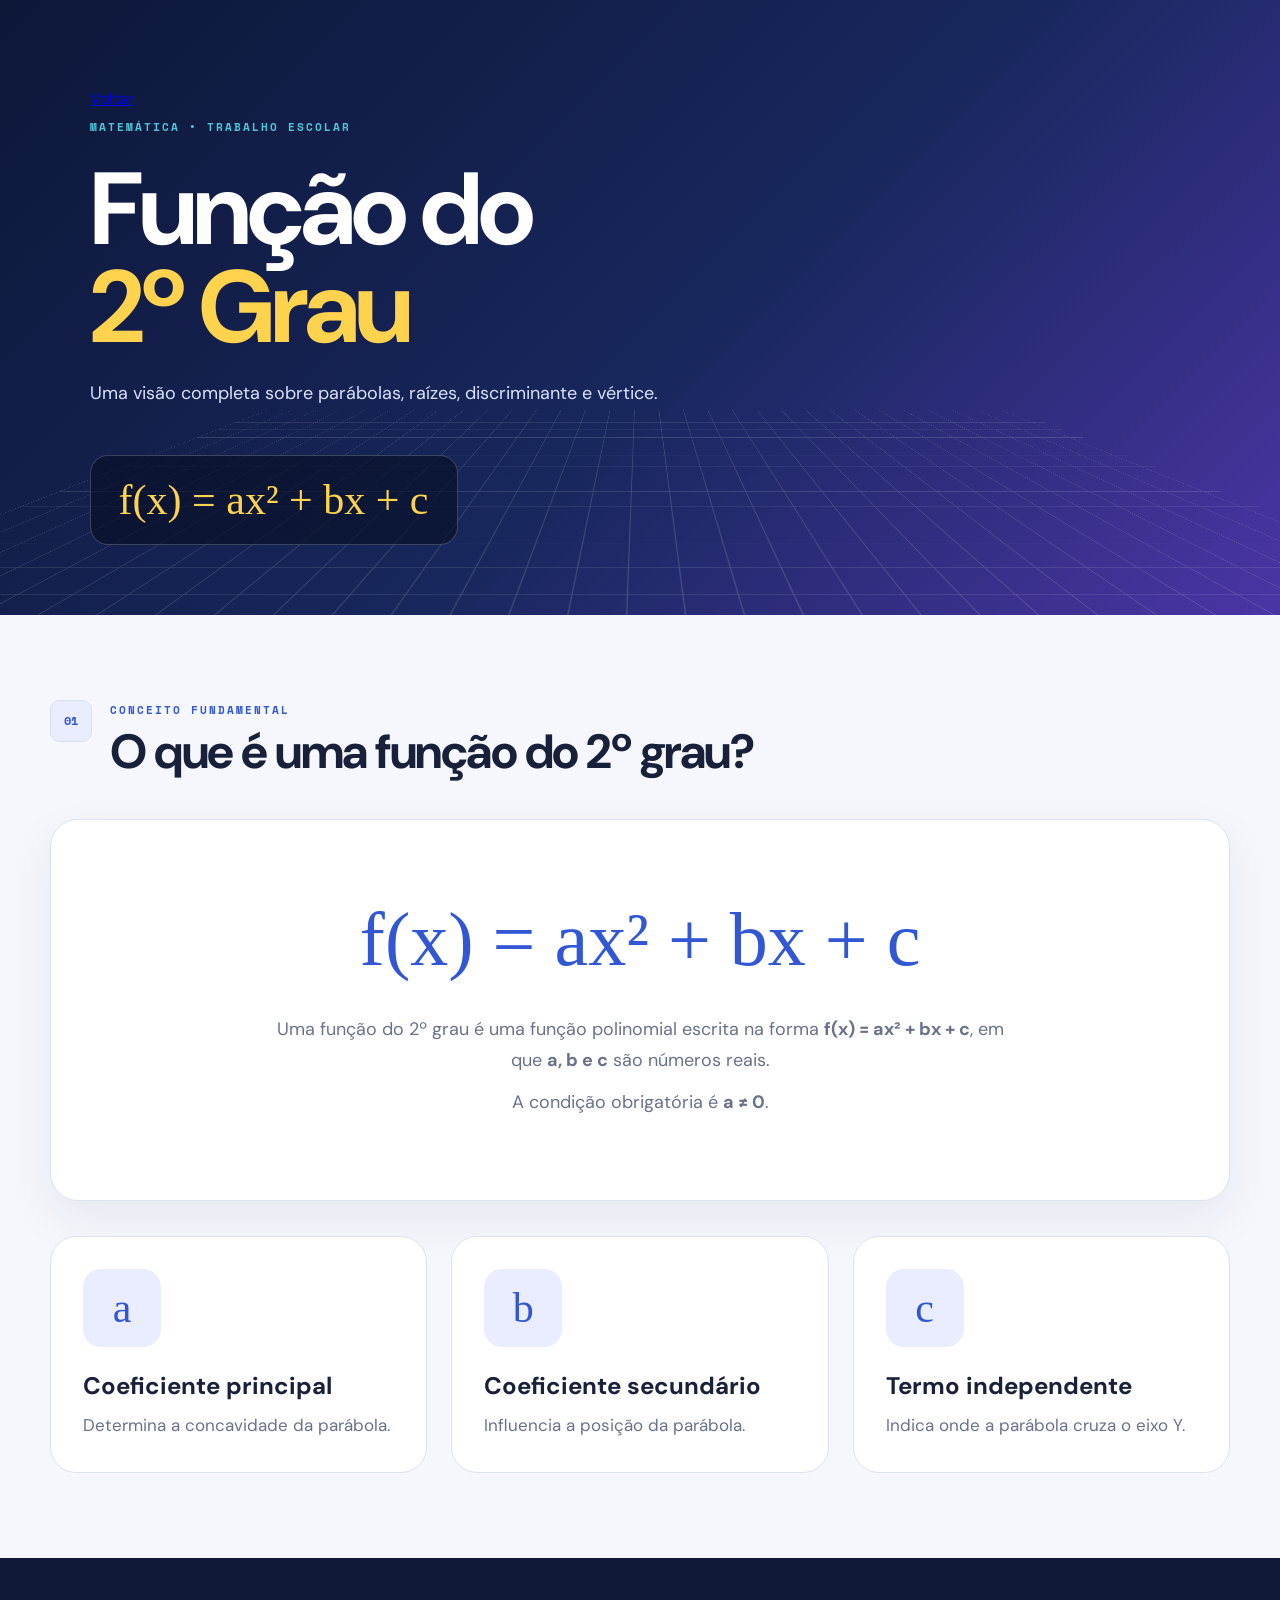
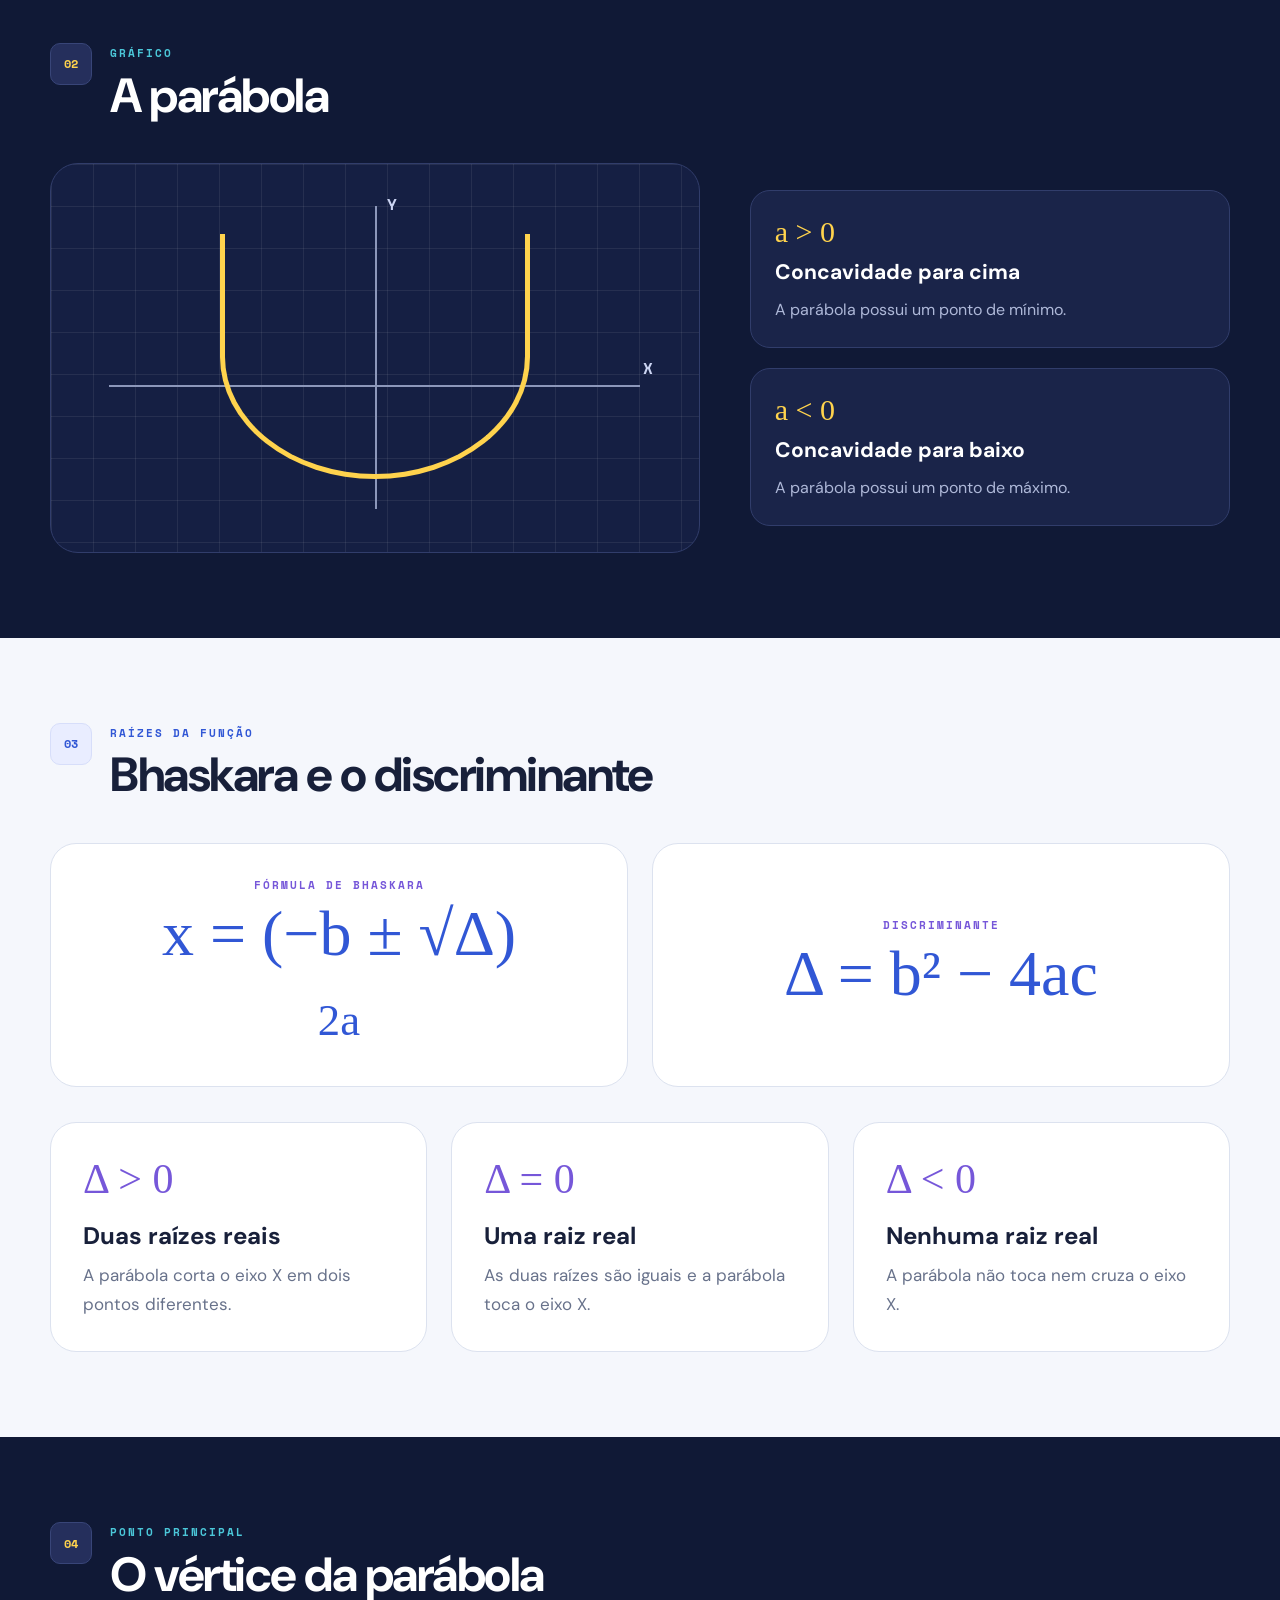
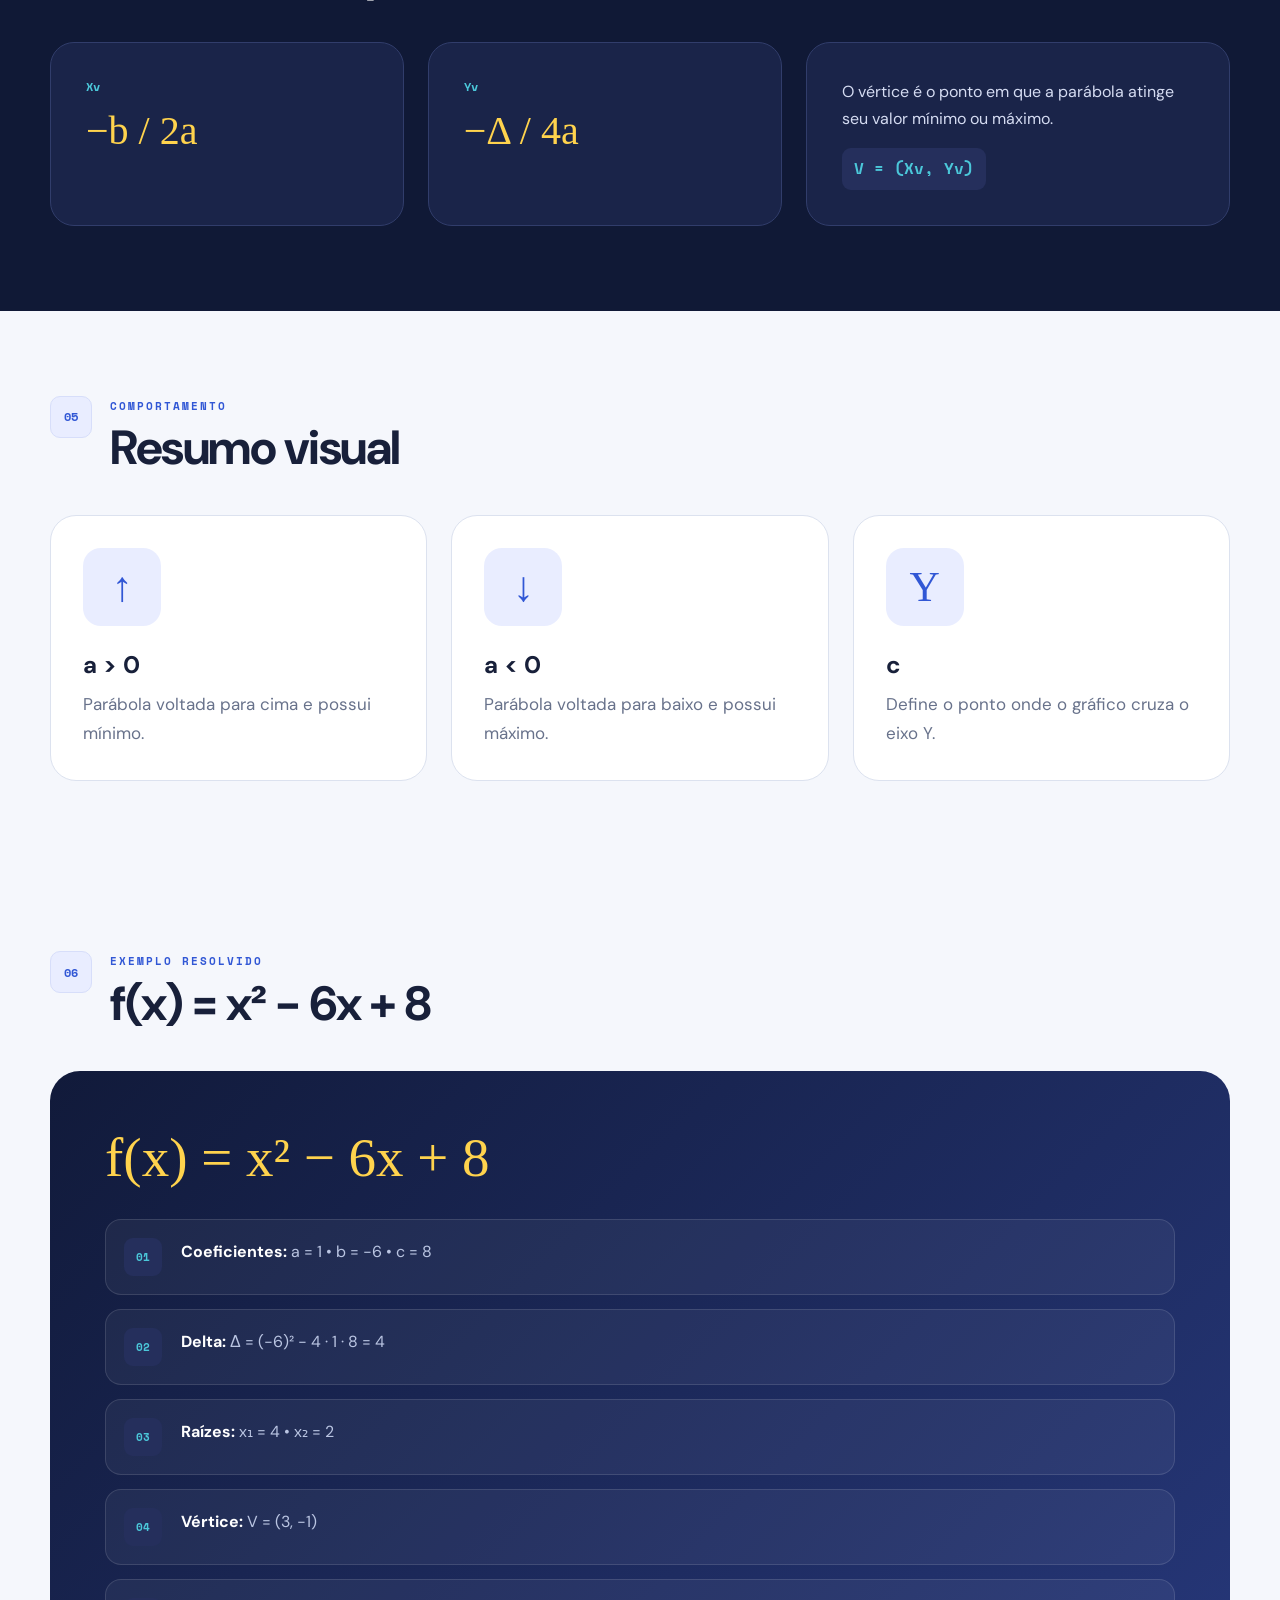
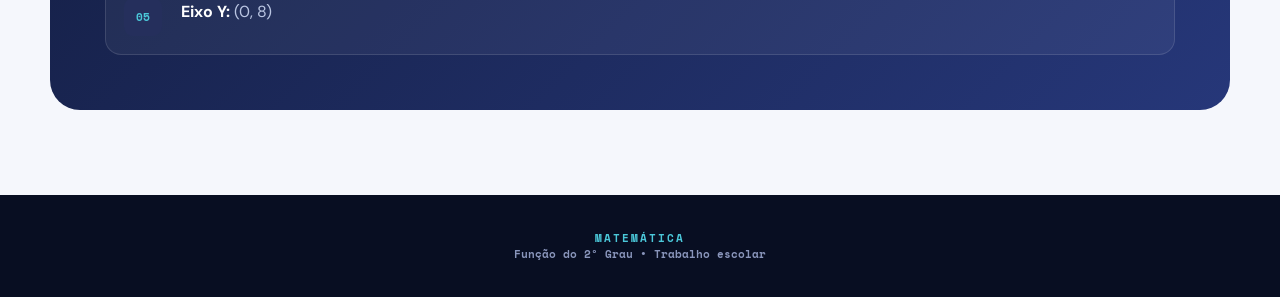
<file: pages/funcao-2-grau-matematica.html>
<!DOCTYPE html>
<html lang="pt-BR">
<head>
<meta charset="UTF-8">
<meta name="viewport" content="width=device-width, initial-scale=1.0">
<title>Função do 2º Grau | Matemática</title>
<link rel="stylesheet" href="style-matematica.css">
</head>
<body>
<header class="hero"><a href="../../index.html">Voltar</a><div class="grid"></div><div class="hero-content"><span>MATEMÁTICA • TRABALHO ESCOLAR</span><h1>Função do<br><b>2º Grau</b></h1><p>Uma visão completa sobre parábolas, raízes, discriminante e vértice.</p><div class="hero-formula">f(x) = ax² + bx + c</div></div></header>
<main>
<section class="section"><div class="title"><i>01</i><div><small>CONCEITO FUNDAMENTAL</small><h2>O que é uma função do 2º grau?</h2></div></div>
<div class="definition"><div class="big-formula">f(x) = ax² + bx + c</div><p>Uma função do 2º grau é uma função polinomial escrita na forma <strong>f(x) = ax² + bx + c</strong>, em que <strong>a, b e c</strong> são números reais.</p><p>A condição obrigatória é <strong>a ≠ 0</strong>.</p></div>
<div class="cards three"><article><em>a</em><h3>Coeficiente principal</h3><p>Determina a concavidade da parábola.</p></article><article><em>b</em><h3>Coeficiente secundário</h3><p>Influencia a posição da parábola.</p></article><article><em>c</em><h3>Termo independente</h3><p>Indica onde a parábola cruza o eixo Y.</p></article></div></section>
<section class="dark"><div class="section"><div class="title light"><i>02</i><div><small>GRÁFICO</small><h2>A parábola</h2></div></div><div class="graph-layout"><div class="graph"><div class="xaxis"></div><div class="yaxis"></div><div class="curve"></div><b class="yl">Y</b><b class="xl">X</b></div><div class="rules"><div><strong>a &gt; 0</strong><h3>Concavidade para cima</h3><p>A parábola possui um ponto de mínimo.</p></div><div><strong>a &lt; 0</strong><h3>Concavidade para baixo</h3><p>A parábola possui um ponto de máximo.</p></div></div></div></div></section>
<section class="section"><div class="title"><i>03</i><div><small>RAÍZES DA FUNÇÃO</small><h2>Bhaskara e o discriminante</h2></div></div>
<div class="cards two"><article class="formula-card"><small>FÓRMULA DE BHASKARA</small><div class="formula">x = (−b ± √Δ)<br><span>2a</span></div></article><article class="formula-card"><small>DISCRIMINANTE</small><div class="formula">Δ = b² − 4ac</div></article></div>
<div class="cards three delta"><article><strong>Δ &gt; 0</strong><h3>Duas raízes reais</h3><p>A parábola corta o eixo X em dois pontos diferentes.</p></article><article><strong>Δ = 0</strong><h3>Uma raiz real</h3><p>As duas raízes são iguais e a parábola toca o eixo X.</p></article><article><strong>Δ &lt; 0</strong><h3>Nenhuma raiz real</h3><p>A parábola não toca nem cruza o eixo X.</p></article></div></section>
<section class="dark"><div class="section"><div class="title light"><i>04</i><div><small>PONTO PRINCIPAL</small><h2>O vértice da parábola</h2></div></div><div class="vertex"><div><small>Xv</small><strong>−b / 2a</strong></div><div><small>Yv</small><strong>−Δ / 4a</strong></div><div><p>O vértice é o ponto em que a parábola atinge seu valor mínimo ou máximo.</p><b>V = (Xv, Yv)</b></div></div></div></section>
<section class="section"><div class="title"><i>05</i><div><small>COMPORTAMENTO</small><h2>Resumo visual</h2></div></div><div class="cards three"><article><em>↑</em><h3>a &gt; 0</h3><p>Parábola voltada para cima e possui mínimo.</p></article><article><em>↓</em><h3>a &lt; 0</h3><p>Parábola voltada para baixo e possui máximo.</p></article><article><em>Y</em><h3>c</h3><p>Define o ponto onde o gráfico cruza o eixo Y.</p></article></div></section>
<section class="section"><div class="title"><i>06</i><div><small>EXEMPLO RESOLVIDO</small><h2>f(x) = x² − 6x + 8</h2></div></div><div class="example"><div class="example-formula">f(x) = x² − 6x + 8</div><div class="steps"><div><b>01</b><p><strong>Coeficientes:</strong> a = 1 • b = −6 • c = 8</p></div><div><b>02</b><p><strong>Delta:</strong> Δ = (−6)² − 4 · 1 · 8 = 4</p></div><div><b>03</b><p><strong>Raízes:</strong> x₁ = 4 • x₂ = 2</p></div><div><b>04</b><p><strong>Vértice:</strong> V = (3, −1)</p></div><div><b>05</b><p><strong>Eixo Y:</strong> (0, 8)</p></div></div></div></section>
</main><footer>MATEMÁTICA<br><span>Função do 2º Grau • Trabalho escolar</span></footer>
</body></html>
</file>
<file: pages/style-biologia.css>
@import url('https://fonts.googleapis.com/css2?family=DM+Sans:wght@400;500;600;700&family=Space+Mono:wght@400;700&display=swap');

* { box-sizing: border-box; }

:root {
  --green: #20b486;
  --green-dark: #08765a;
  --lime: #9cda62;
  --teal: #1b8990;
  --navy: #071c25;
  --navy2: #0b3037;
  --cream: #f7fbf7;
  --text: #1a2a2b;
  --muted: #657577;
  --line: #d9e7e1;
  --gold: #d7ae4a;
  --red: #c95a5a;
}

body {
  margin: 0;
  color: var(--text);
  font-family: "DM Sans", Arial, sans-serif;
  background:
    radial-gradient(circle at 10% 15%, rgba(32,180,134,.12), transparent 26%),
    radial-gradient(circle at 90% 75%, rgba(156,218,98,.10), transparent 26%),
    #e8f0ec;
  line-height: 1.55;
}

.document {
  width: min(900px, calc(100% - 28px));
  margin: 30px auto;
  background: white;
  box-shadow: 0 25px 70px rgba(7,28,37,.16);
  overflow: hidden;
}

/* CAPA */
.cover {
  position: relative;
  min-height: 1050px;
  overflow: hidden;
  color: white;
  padding: 42px 65px;
  background:
    radial-gradient(circle at 80% 30%, rgba(32,180,134,.35), transparent 27%),
    radial-gradient(circle at 20% 85%, rgba(156,218,98,.15), transparent 25%),
    linear-gradient(145deg, #05151d, #0a3238 65%, #061b23);
}

.cover::before {
  content: "";
  position: absolute;
  width: 700px;
  height: 700px;
  right: -340px;
  top: 40px;
  border: 1px solid rgba(156,218,98,.14);
  border-radius: 50%;
}

.cover::after {
  content: "";
  position: absolute;
  width: 510px;
  height: 510px;
  right: -240px;
  top: 135px;
  border: 1px solid rgba(32,180,134,.17);
  border-radius: 50%;
}

.cover-top, .cover-bottom {
  position: relative;
  z-index: 5;
  display: flex;
  justify-content: space-between;
  color: #83a4a4;
  font: 9px "Space Mono", monospace;
  letter-spacing: 1.3px;
}

.cover-content {
  position: relative;
  z-index: 4;
  padding-top: 180px;
}

.eyebrow {
  color: #6de0b5;
  font: 700 10px "Space Mono", monospace;
  letter-spacing: 1.8px;
}

.cover h1 {
  margin: 18px 0;
  font-size: clamp(50px, 8vw, 78px);
  line-height: .94;
  letter-spacing: -4px;
}

.cover h1 em {
  color: #9cda62;
  font-style: normal;
}

.cover-content > p {
  max-width: 500px;
  color: #bed0d0;
  font-size: 17px;
}

.origin-diagram {
  position: relative;
  width: 100%;
  max-width: 620px;
  height: 230px;
  margin-top: 75px;
}

.planet, .cell {
  position: absolute;
  display: grid;
  place-items: center;
  border-radius: 50%;
}

.planet {
  left: 30px;
  top: 50px;
  width: 120px;
  height: 120px;
  border: 1px solid rgba(109,224,181,.45);
  background: radial-gradient(circle at 35% 30%, #52b6a0, #0b4750);
  box-shadow: 0 0 40px rgba(32,180,134,.2);
}

.planet span {
  font-size: 48px;
}

.cell {
  right: 40px;
  top: 55px;
  width: 110px;
  height: 110px;
  border: 2px solid #9cda62;
  background: rgba(32,180,134,.15);
  box-shadow: 0 0 35px rgba(156,218,98,.17);
}

.cell i {
  position: absolute;
  width: 14px;
  height: 14px;
  border-radius: 50%;
  background: #9cda62;
}

.cell i:nth-child(1) { top: 22px; left: 25px; }
.cell i:nth-child(2) { top: 48px; right: 18px; }
.cell i:nth-child(3) { bottom: 18px; left: 42px; }

.arrow-line {
  position: absolute;
  left: 160px;
  right: 165px;
  top: 110px;
  border-top: 2px dashed #5cbf9d;
}

.arrow-line::after {
  content: "→";
  position: absolute;
  right: -7px;
  top: -18px;
  color: #9cda62;
  font-size: 26px;
}

.diagram-label {
  position: absolute;
  left: 42%;
  top: 150px;
  color: #6c9695;
  font: 8px "Space Mono", monospace;
  letter-spacing: 1px;
}

.cover-bottom {
  position: absolute;
  left: 65px;
  right: 65px;
  bottom: 38px;
}

/* PÁGINAS */
.page {
  position: relative;
  min-height: 1050px;
  padding: 52px 65px 75px;
  border-bottom: 10px solid var(--navy);
}

.page-header, .page-footer {
  display: flex;
  justify-content: space-between;
  font: 8px "Space Mono", monospace;
  color: #829596;
  letter-spacing: .8px;
}

.page-header {
  padding-bottom: 12px;
  margin-bottom: 48px;
  border-bottom: 1px solid var(--line);
}

.page-footer {
  position: absolute;
  left: 65px;
  right: 65px;
  bottom: 28px;
  padding-top: 11px;
  border-top: 1px solid var(--line);
}

.section-title {
  display: flex;
  align-items: center;
  gap: 15px;
  margin-bottom: 20px;
}

.section-title.sub {
  margin-top: 42px;
}

.section-title > b {
  display: grid;
  place-items: center;
  flex: 0 0 45px;
  width: 45px;
  height: 45px;
  border-radius: 11px;
  color: white;
  background: var(--navy);
  font: 700 11px "Space Mono", monospace;
}

.section-title small {
  display: block;
  color: var(--green);
  font: 700 9px "Space Mono", monospace;
  letter-spacing: 1.2px;
}

.section-title h2 {
  margin: 2px 0 0;
  color: var(--navy);
  font-size: 25px;
  line-height: 1.2;
}

p { font-size: 13px; }

.quote {
  display: flex;
  gap: 15px;
  align-items: center;
  margin: 30px 0;
  padding: 18px 20px;
  border-left: 4px solid var(--green);
  border-radius: 9px;
  background: #edf9f3;
}

.quote > span {
  color: var(--green);
  font: 50px Georgia, serif;
  line-height: .5;
}

.quote p {
  margin: 3px 0 0;
  color: var(--muted);
  font-size: 11px;
}

/* CARDS */
.theory-card {
  display: grid;
  grid-template-columns: 55px 1fr;
  gap: 18px;
  margin: 18px 0;
  padding: 20px;
  border: 1px solid var(--line);
  border-radius: 12px;
  background: #fbfdfc;
}

.theory-icon {
  display: grid;
  place-items: center;
  width: 48px;
  height: 48px;
  border-radius: 12px;
  color: white;
  background: #ae7062;
  font: 700 18px "Space Mono", monospace;
}

.theory-icon.green { background: var(--green); }

.tag {
  display: inline-block;
  padding: 4px 7px;
  border-radius: 5px;
  font: 700 8px "Space Mono", monospace;
  letter-spacing: .8px;
}

.historical { color: #9a554b; background: #f8eae6; }
.accepted { color: #08765a; background: #e1f6ed; }

.theory-card h3, .modern-card h3 {
  margin: 7px 0 5px;
  font-size: 17px;
}

.theory-card p {
  margin: 5px 0;
  font-size: 11px;
}

/* PÁGINA ESCURA */
.dark-page {
  color: #dbe8e7;
  background:
    radial-gradient(circle at 85% 15%, rgba(32,180,134,.22), transparent 27%),
    linear-gradient(150deg, #06171e, #0a2b31);
}

.dark-page .page-header {
  border-color: rgba(255,255,255,.12);
}

.light { color: #7ea19f; }
.light-title h2 { color: white; }
.light-title small { color: #6de0b5; }
.light-title > b { background: #173f44; }

.modern-card {
  display: grid;
  grid-template-columns: 70px 1fr;
  gap: 18px;
  margin: 18px 0;
  padding: 22px;
  border: 1px solid rgba(255,255,255,.10);
  border-radius: 13px;
  background: rgba(255,255,255,.045);
}

.modern-card.main-theory {
  border-color: rgba(109,224,181,.28);
  background: rgba(32,180,134,.08);
}

.big-icon {
  display: grid;
  place-items: center;
  width: 60px;
  height: 60px;
  border-radius: 15px;
  color: #9cda62;
  background: rgba(156,218,98,.09);
  font-size: 29px;
}

.modern-card h3 { color: white; }
.modern-card p { color: #b7cac9; font-size: 11px; }

.space { color: #7fb5df; background: rgba(127,181,223,.10); }
.main { color: #6de0b5; background: rgba(109,224,181,.10); }

.critique {
  padding: 10px;
  margin-top: 10px;
  color: #b7cac9;
  border-left: 3px solid #c79648;
  background: rgba(215,174,74,.06);
  font-size: 10px;
}

.timeline {
  display: grid;
  grid-template-columns: repeat(4, 1fr);
  margin-top: 28px;
}

.timeline > div {
  position: relative;
  padding: 10px 12px 0;
  border-top: 1px solid rgba(109,224,181,.45);
}

.timeline span {
  display: block;
  color: #6de0b5;
  font: 700 9px "Space Mono", monospace;
}

.timeline strong {
  display: block;
  margin-top: 8px;
  color: white;
  font-size: 11px;
}

.timeline p {
  color: #8da7a7;
  font-size: 9px;
}

.miller {
  display: flex;
  gap: 15px;
  align-items: center;
  margin-top: 25px;
  padding: 17px;
  border-radius: 10px;
  background: rgba(255,255,255,.06);
}

.miller-icon {
  display: grid;
  place-items: center;
  flex: 0 0 42px;
  width: 42px;
  height: 42px;
  border-radius: 10px;
  color: #f1c45b;
  background: rgba(215,174,74,.12);
}

.miller small {
  color: #9cda62;
  font: 700 8px "Space Mono", monospace;
}

.miller p { margin: 5px 0 0; color: #a8bebd; font-size: 10px; }

/* RNA */
.rna-diagram {
  position: relative;
  height: 220px;
  margin: 30px 0;
  overflow: hidden;
  border-radius: 14px;
  background:
    radial-gradient(circle, rgba(32,180,134,.16), transparent 35%),
    #08242b;
}

.rna-strand,
.rna-strand::after {
  position: absolute;
  content: "";
  width: 500px;
  height: 170px;
  left: calc(50% - 250px);
  top: 25px;
  border-top: 3px solid #63d8af;
  border-bottom: 3px solid #9cda62;
  border-radius: 50%;
  transform: rotate(15deg);
}

.rna-strand::after {
  left: 0;
  top: 0;
  transform: rotate(70deg);
  border-color: rgba(156,218,98,.55);
}

.rna-center {
  position: absolute;
  left: calc(50% - 57px);
  top: 57px;
  width: 114px;
  height: 114px;
  display: grid;
  place-content: center;
  text-align: center;
  border-radius: 50%;
  color: white;
  background: #0e4c4c;
  border: 2px solid #6de0b5;
  box-shadow: 0 0 30px rgba(109,224,181,.18);
}

.rna-center span {
  font: 700 20px "Space Mono", monospace;
  color: #9cda62;
}

.rna-center small {
  margin-top: 4px;
  font-size: 7px;
  color: #b8cfcb;
  line-height: 1.4;
}

.info-box {
  display: flex;
  gap: 15px;
  padding: 18px;
  border-left: 4px solid var(--green);
  border-radius: 8px;
  background: #edf9f3;
}

.info-box > span {
  color: var(--green);
  font-size: 25px;
}

.info-box p {
  margin: 4px 0 0;
  font-size: 11px;
}

/* METABOLISMO */
.metabolism-grid {
  display: grid;
  grid-template-columns: 1fr 1fr;
  gap: 15px;
  margin-top: 20px;
}

.metabolism-grid article {
  padding: 21px;
  border-top: 4px solid var(--green);
  border-radius: 11px;
  background: #f4fbf8;
}

.metabolism-grid article:last-child {
  border-top-color: var(--gold);
  background: #fffbf1;
}

.met-icon {
  display: grid;
  place-items: center;
  width: 38px;
  height: 38px;
  margin-bottom: 9px;
  border-radius: 9px;
  color: white;
  background: var(--green);
  font-weight: 700;
}

.met-icon.auto { background: #bd8f2e; }

.hetero { color: var(--green-dark); background: #dff5eb; }
.auto-tag { color: #916c1f; background: #f9edcb; }

.metabolism-grid h3 {
  margin: 8px 0 5px;
  font-size: 16px;
}

.metabolism-grid p {
  font-size: 11px;
  color: var(--muted);
}

.argument {
  margin-top: 13px;
  padding: 10px;
  font-size: 10px;
  color: #536466;
  border-radius: 7px;
  background: rgba(255,255,255,.7);
}

/* MAPA FINAL */
.flow {
  display: grid;
  grid-template-columns: 1fr 35px 1fr 35px 1fr;
  align-items: center;
  margin: 35px 0;
}

.flow-node {
  min-height: 110px;
  padding: 17px;
  border: 1px solid var(--line);
  border-radius: 12px;
  background: #f8fbfa;
}

.flow-node span {
  font: 700 8px "Space Mono", monospace;
  color: var(--muted);
}

.flow-node strong {
  display: block;
  margin: 8px 0 2px;
  font-size: 15px;
}

.flow-node small {
  color: var(--muted);
  font-size: 9px;
}

.historical-node { border-top: 4px solid #ae7062; }
.scientific-node { border-top: 4px solid var(--green); }
.modern-node { border-top: 4px solid var(--gold); }

.flow-arrow {
  text-align: center;
  color: var(--green);
  font-size: 24px;
}

.comparison {
  margin-top: 20px;
  border: 1px solid var(--line);
  border-radius: 11px;
  overflow: hidden;
}

.comparison-row {
  display: grid;
  grid-template-columns: 1fr 1.5fr 1.5fr;
  gap: 10px;
  padding: 13px;
  border-top: 1px solid var(--line);
  font-size: 10px;
}

.comparison-row.head {
  border-top: 0;
  color: white;
  background: var(--navy);
  font: 700 8px "Space Mono", monospace;
}

.comparison-row em {
  color: var(--muted);
  font-style: normal;
}

.conclusion {
  display: flex;
  gap: 17px;
  margin-top: 35px;
  padding: 22px;
  border-radius: 13px;
  color: white;
  background:
    radial-gradient(circle at 90% 10%, rgba(32,180,134,.3), transparent 35%),
    var(--navy);
}

.conclusion-icon {
  font-size: 35px;
}

.conclusion span {
  color: #6de0b5;
  font: 700 8px "Space Mono", monospace;
}

.conclusion p {
  margin: 5px 0 0;
  color: #bdcece;
  font-size: 11px;
}

.takeaway {
  display: flex;
  align-items: center;
  gap: 9px;
  margin-top: 25px;
  color: var(--green-dark);
  font: 700 8px "Space Mono", monospace;
}

.take-line {
  height: 1px;
  flex: 1;
  background: #b8d9cc;
}

/* RESPONSIVO */
@media (max-width: 700px) {
  .document { width: 100%; margin: 0; }

  .cover {
    min-height: 850px;
    padding: 32px 25px;
  }

  .cover-content { padding-top: 135px; }

  .cover h1 {
    font-size: 52px;
    letter-spacing: -3px;
  }

  .origin-diagram { transform: scale(.82); transform-origin: left top; }

  .cover-bottom { left: 25px; right: 25px; }

  .page {
    min-height: 1050px;
    padding: 35px 25px 70px;
  }

  .page-header { margin-bottom: 35px; }

  .page-footer {
    left: 25px;
    right: 25px;
  }

  .pillars,
  .metabolism-grid {
    grid-template-columns: 1fr;
  }

  .timeline {
    grid-template-columns: 1fr 1fr;
  }

  .flow {
    grid-template-columns: 1fr;
    gap: 9px;
  }

  .flow-arrow {
    transform: rotate(90deg);
  }

  .comparison {
    overflow-x: auto;
  }

  .comparison-row {
    min-width: 650px;
  }
}

@media print {
  body { background: white; }
  .document { width: 100%; margin: 0; box-shadow: none; }
  .cover, .page { break-after: page; }
}
</file>
<file: pages/style-financas.css>
@import url('https://fonts.googleapis.com/css2?family=DM+Sans:wght@400;500;600;700&family=Space+Mono:wght@400;700&display=swap');

* {
  box-sizing: border-box;
}

:root {
  --navy: #071a2b;
  --navy-2: #0d2940;
  --green: #0a9f6e;
  --green-dark: #06734f;
  --mint: #e8f8f1;
  --gold: #e6b84d;
  --red: #dc5960;
  --text: #182631;
  --muted: #64737c;
  --line: #d3e6df;
  --paper: #ffffff;
}

body {
  margin: 0;
  color: var(--text);
  font-family: "DM Sans", Arial, sans-serif;
  background:
    radial-gradient(circle at 15% 10%, rgba(10,159,110,.10), transparent 25%),
    radial-gradient(circle at 90% 80%, rgba(230,184,77,.08), transparent 25%),
    #e9f0ed;
  line-height: 1.55;
}

.document {
  width: min(900px, calc(100% - 28px));
  margin: 30px auto;
  background: var(--paper);
  box-shadow: 0 25px 70px rgba(7,26,43,.16);
  overflow: hidden;
}

/* CAPA */
.cover {
  min-height: 1100px;
  position: relative;
  overflow: hidden;
  color: white;
  background:
    radial-gradient(circle at 80% 28%, rgba(10,159,110,.30), transparent 28%),
    radial-gradient(circle at 15% 85%, rgba(230,184,77,.13), transparent 24%),
    linear-gradient(145deg, #051522, #09283b 60%, #061925);
  padding: 45px 65px;
}

.cover::before {
  content: "";
  position: absolute;
  width: 650px;
  height: 650px;
  border: 1px solid rgba(255,255,255,.08);
  border-radius: 50%;
  right: -260px;
  top: 80px;
}

.cover::after {
  content: "";
  position: absolute;
  width: 500px;
  height: 500px;
  border: 1px solid rgba(10,159,110,.16);
  border-radius: 50%;
  right: -190px;
  top: 155px;
}

.top-label,
.eyebrow,
.chart-label,
.cover-footer {
  font-family: "Space Mono", monospace;
  letter-spacing: 1.5px;
}

.top-label {
  position: relative;
  z-index: 3;
  font-size: 10px;
  color: #a8bdc8;
}

.cover-content {
  position: relative;
  z-index: 2;
  padding-top: 190px;
}

.eyebrow {
  color: #70e0b5;
  font-size: 10px;
}

.cover h1 {
  margin: 18px 0;
  font-size: clamp(50px, 8vw, 78px);
  line-height: .94;
  letter-spacing: -4px;
}

.cover h1 span {
  color: #65d5aa;
}

.cover-content > p {
  max-width: 420px;
  color: #bdced6;
  font-size: 18px;
}

.growth-chart {
  position: relative;
  width: 100%;
  max-width: 550px;
  height: 190px;
  margin-top: 65px;
  border-top: 1px solid rgba(255,255,255,.10);
  border-bottom: 1px solid rgba(255,255,255,.10);
}

.chart-grid {
  position: absolute;
  inset: 0;
  background-image:
    linear-gradient(rgba(255,255,255,.06) 1px, transparent 1px),
    linear-gradient(90deg, rgba(255,255,255,.06) 1px, transparent 1px);
  background-size: 50px 38px;
}

.growth-chart svg {
  position: absolute;
  inset: 10px 0;
  width: 100%;
  height: calc(100% - 20px);
}

.growth-chart polyline {
  fill: none;
  stroke: #65d5aa;
  stroke-width: 4;
  filter: drop-shadow(0 0 7px rgba(101,213,170,.35));
}

.chart-label {
  position: absolute;
  right: 0;
  top: 10px;
  color: #78919f;
  font-size: 9px;
}

.coin {
  position: absolute;
  z-index: 2;
  display: grid;
  place-items: center;
  border: 1px solid rgba(230,184,77,.45);
  color: #f4d27b;
  border-radius: 50%;
  font: 700 14px "Space Mono", monospace;
  background: rgba(230,184,77,.08);
}

.coin-one {
  right: 100px;
  top: 150px;
  width: 74px;
  height: 74px;
}

.coin-two {
  right: 260px;
  top: 100px;
  width: 48px;
  height: 48px;
}

.coin-three {
  right: 150px;
  top: 360px;
  width: 52px;
  height: 52px;
}

.cover-footer {
  position: absolute;
  z-index: 3;
  left: 65px;
  right: 65px;
  bottom: 40px;
  display: flex;
  justify-content: space-between;
  color: #718995;
  font-size: 9px;
}

/* PÁGINAS */
.page {
  position: relative;
  min-height: 1100px;
  padding: 55px 65px 75px;
  border-bottom: 12px solid #071a2b;
}

.page-header,
.page-footer {
  display: flex;
  justify-content: space-between;
  color: #82939b;
  font: 8px "Space Mono", monospace;
  letter-spacing: .8px;
}

.page-header {
  padding-bottom: 12px;
  border-bottom: 1px solid var(--line);
  margin-bottom: 55px;
}

.page-footer {
  position: absolute;
  left: 65px;
  right: 65px;
  bottom: 28px;
  padding-top: 12px;
  border-top: 1px solid var(--line);
}

.section-title {
  display: flex;
  gap: 16px;
  align-items: center;
  margin-bottom: 18px;
}

.section-title.compact-title {
  margin-top: 45px;
}

.section-number {
  flex: 0 0 45px;
  display: grid;
  place-items: center;
  width: 45px;
  height: 45px;
  border-radius: 10px;
  color: white;
  background: var(--navy);
  font: 700 12px "Space Mono", monospace;
}

.section-title small {
  color: var(--green);
  font: 700 9px "Space Mono", monospace;
  letter-spacing: 1.2px;
}

h2 {
  margin: 2px 0 0;
  color: var(--navy);
  font-size: 25px;
  line-height: 1.2;
}

p {
  font-size: 13px;
}

.quote-card {
  display: flex;
  gap: 16px;
  align-items: center;
  margin: 30px 0;
  padding: 20px;
  border-left: 4px solid var(--green);
  background: var(--mint);
  border-radius: 8px;
}

.quote-mark {
  color: var(--green);
  font: 700 50px Georgia, serif;
  line-height: .6;
}

.quote-card p {
  margin: 3px 0 0;
  color: var(--muted);
}

.pillars {
  display: grid;
  grid-template-columns: repeat(3, 1fr);
  gap: 13px;
  margin-top: 22px;
}

.pillars article {
  padding: 19px;
  border: 1px solid var(--line);
  border-radius: 11px;
  background: #fbfdfc;
}

.pillar-icon {
  display: grid;
  place-items: center;
  width: 32px;
  height: 32px;
  border-radius: 8px;
  color: white;
  background: var(--green);
  font: 700 9px "Space Mono", monospace;
}

.pillars h3 {
  margin: 12px 0 6px;
  font-size: 14px;
}

.pillars p {
  margin: 0;
  color: var(--muted);
  font-size: 11px;
}

.subsection {
  margin-top: 30px;
  padding: 20px;
  border: 1px solid #e4d6ad;
  border-radius: 10px;
  background: #fffaf0;
}

.subsection h3 {
  margin: 0 0 6px;
  color: #7d5a16;
  font-size: 15px;
}

.subsection p {
  margin: 0;
}

/* RISCO / RETORNO / LIQUIDEZ */
.triad {
  display: grid;
  grid-template-columns: repeat(3, 1fr);
  gap: 14px;
  margin: 25px 0;
}

.triad-item {
  padding: 18px;
  text-align: center;
  border: 1px solid var(--line);
  border-radius: 12px;
  background: #fbfdfc;
}

.circle {
  display: grid;
  place-items: center;
  width: 44px;
  height: 44px;
  margin: 0 auto 9px;
  border-radius: 50%;
  color: white;
  font-weight: 700;
}

.risk { background: var(--red); }
.return { background: var(--green); }
.liquidity { background: #3b78bd; }

.triad-item strong,
.triad-item span {
  display: block;
}

.triad-item span {
  margin-top: 4px;
  color: var(--muted);
  font-size: 10px;
}

/* ATIVOS */
.asset-columns {
  display: grid;
  grid-template-columns: 1fr 1fr;
  gap: 15px;
  margin-top: 22px;
}

.asset-card {
  padding: 21px;
  border-top: 4px solid var(--green);
  border-radius: 10px;
  background: #f4fbf8;
}

.asset-card.variable {
  border-top-color: var(--gold);
  background: #fffbf2;
}

.asset-icon {
  color: var(--green);
  font-size: 27px;
}

.variable .asset-icon {
  color: #bd8c1f;
}

.asset-card h3 {
  margin: 5px 0;
  font-size: 18px;
}

.asset-card p {
  color: var(--muted);
  font-size: 11px;
}

.asset-card ul {
  padding-left: 18px;
  margin-bottom: 0;
}

.asset-card li {
  margin: 6px 0;
  font-size: 11px;
}

/* TABELA */
.table-wrap {
  overflow-x: auto;
  margin-top: 20px;
}

table {
  width: 100%;
  min-width: 650px;
  border-collapse: collapse;
  font-size: 11px;
}

th {
  padding: 12px 10px;
  text-align: left;
  color: white;
  background: var(--navy);
  font: 700 8px "Space Mono", monospace;
  letter-spacing: .8px;
}

td {
  padding: 12px 10px;
  border: 1px solid var(--line);
  vertical-align: top;
}

tbody tr:nth-child(even) {
  background: #f5faf8;
}

/* COMPORTAMENTO */
.behavior-grid {
  display: grid;
  grid-template-columns: repeat(3, 1fr);
  gap: 14px;
  margin: 25px 0 40px;
}

.behavior-grid article {
  padding: 20px;
  border: 1px solid var(--line);
  border-radius: 12px;
  background: #fbfdfc;
}

.behavior-grid span {
  color: var(--green);
  font: 700 10px "Space Mono", monospace;
}

.behavior-grid h3 {
  margin: 9px 0 5px;
  font-size: 14px;
}

.behavior-grid p {
  margin: 0;
  color: var(--muted);
  font-size: 11px;
}

.final-banner {
  display: flex;
  gap: 18px;
  align-items: center;
  margin: 25px 0 45px;
  padding: 25px;
  color: white;
  border-radius: 14px;
  background:
    radial-gradient(circle at 90% 20%, rgba(10,159,110,.35), transparent 30%),
    var(--navy);
}

.target {
  display: grid;
  place-items: center;
  flex: 0 0 60px;
  width: 60px;
  height: 60px;
  border: 1px solid #65d5aa;
  border-radius: 50%;
  color: #65d5aa;
  font-size: 32px;
}

.final-banner small {
  color: #65d5aa;
  font: 700 8px "Space Mono", monospace;
  letter-spacing: 1.3px;
}

.final-banner h3 {
  margin: 4px 0;
  font-size: 19px;
}

.final-banner p {
  margin: 0;
  color: #b7c7d0;
  font-size: 11px;
}

.takeaway {
  display: flex;
  gap: 13px;
  align-items: center;
  margin-top: 25px;
  padding: 16px;
  border: 1px solid #bfe8d7;
  border-radius: 9px;
  background: var(--mint);
}

.takeaway > span {
  display: grid;
  place-items: center;
  flex: 0 0 30px;
  width: 30px;
  height: 30px;
  border-radius: 50%;
  color: white;
  background: var(--green);
}

.takeaway p {
  margin: 2px 0 0;
  color: var(--muted);
  font-size: 10px;
}

@media (max-width: 700px) {
  .document {
    width: 100%;
    margin: 0;
  }

  .cover {
    min-height: 850px;
    padding: 35px 25px;
  }

  .cover-content {
    padding-top: 140px;
  }

  .cover h1 {
    font-size: 53px;
    letter-spacing: -3px;
  }

  .coin-one {
    right: 35px;
    top: 115px;
  }

  .coin-two {
    right: 145px;
    top: 85px;
  }

  .coin-three {
    right: 50px;
    top: 330px;
  }

  .page {
    min-height: 1000px;
    padding: 35px 25px 70px;
  }

  .page-header {
    margin-bottom: 35px;
  }

  .page-footer {
    left: 25px;
    right: 25px;
  }

  .pillars,
  .triad,
  .asset-columns,
  .behavior-grid {
    grid-template-columns: 1fr;
  }

  .triad-item {
    display: grid;
    grid-template-columns: 45px 1fr;
    grid-template-rows: auto auto;
    column-gap: 12px;
    text-align: left;
    align-items: center;
  }

  .triad-item .circle {
    grid-row: 1 / 3;
    margin: 0;
  }

  .triad-item span {
    margin: 0;
  }

  h2 {
    font-size: 22px;
  }
}

@media print {
  body {
    background: white;
  }

  .document {
    width: 100%;
    margin: 0;
    box-shadow: none;
  }

  .cover,
  .page {
    break-after: page;
  }
}
</file>
<file: pages/style.css>
@import url('https://fonts.googleapis.com/css2?family=DM+Sans:wght@400;500;600;700&family=Space+Mono:wght@400;700&display=swap');

* {
  box-sizing: border-box;
}

:root {
  --blue: #18a8ff;
  --cyan: #5ee7ff;
  --dark: #07111f;
  --dark-2: #0c1b2d;
  --text: #172333;
  --muted: #637083;
  --line: #dce7f0;
  --light: #f4f9fc;
}

body {
  margin: 0;
  color: var(--text);
  font-family: "DM Sans", Arial, sans-serif;
  background:
    radial-gradient(circle at 10% 10%, rgba(24,168,255,.12), transparent 28%),
    radial-gradient(circle at 90% 70%, rgba(94,231,255,.10), transparent 25%),
    #eaf1f6;
  line-height: 1.6;
}

.background-grid {
  position: fixed;
  inset: 0;
  pointer-events: none;
  opacity: .35;
  background-image:
    linear-gradient(rgba(24,168,255,.06) 1px, transparent 1px),
    linear-gradient(90deg, rgba(24,168,255,.06) 1px, transparent 1px);
  background-size: 35px 35px;
}

.document {
  position: relative;
  width: min(900px, calc(100% - 28px));
  margin: 32px auto;
  background: #fff;
  box-shadow: 0 25px 70px rgba(7,17,31,.16);
  overflow: hidden;
}

.hero {
  position: relative;
  min-height: 390px;
  padding: 60px 70px;
  overflow: hidden;
  color: white;
  background:
    radial-gradient(circle at 75% 45%, rgba(24,168,255,.24), transparent 28%),
    linear-gradient(135deg, #06101d, #0a1e32 70%, #06243a);
}

.hero::after {
  content: "";
  position: absolute;
  width: 420px;
  height: 420px;
  border: 1px solid rgba(94,231,255,.18);
  border-radius: 50%;
  right: -170px;
  top: -150px;
}

.hero a {
  display: block;
}

.hero-badge {
  display: inline-block;
  padding: 7px 12px;
  border: 1px solid rgba(94,231,255,.35);
  border-radius: 30px;
  color: var(--cyan);
  font: 700 11px "Space Mono", monospace;
  letter-spacing: 1.5px;
}

h1 {
  position: relative;
  z-index: 2;
  margin: 24px 0 10px;
  font-size: clamp(48px, 8vw, 76px);
  line-height: .9;
  letter-spacing: -3px;
}

h1 span {
  color: var(--cyan);
}

.subtitle {
  position: relative;
  z-index: 2;
  max-width: 460px;
  color: #b8ccdc;
  font-size: 16px;
}

.orbit {
  position: absolute;
  width: 260px;
  height: 260px;
  right: 70px;
  top: 70px;
  border: 1px solid rgba(94,231,255,.2);
  border-radius: 50%;
}

.orbit::before,
.orbit::after {
  content: "";
  position: absolute;
  inset: 25px;
  border: 1px solid rgba(94,231,255,.16);
  border-radius: 50%;
  transform: rotate(60deg) scaleY(.45);
}

.orbit::after {
  transform: rotate(-60deg) scaleY(.45);
}

.atom {
  position: absolute;
  inset: 50px;
  border: 2px solid var(--cyan);
  border-radius: 50%;
  transform: rotate(60deg) scaleY(.45);
}

.atom span {
  position: absolute;
  width: 9px;
  height: 9px;
  border-radius: 50%;
  background: var(--cyan);
  box-shadow: 0 0 18px var(--cyan);
}

.atom span:nth-child(1) { top: -5px; left: 50%; }
.atom span:nth-child(2) { bottom: 10%; left: 5%; }
.atom span:nth-child(3) { bottom: 10%; right: 5%; }

section {
  padding: 48px 70px;
  border-bottom: 1px solid #edf2f5;
}

.section-title {
  display: flex;
  gap: 16px;
  align-items: center;
  margin-bottom: 20px;
}

.number {
  display: grid;
  place-items: center;
  flex: 0 0 48px;
  width: 48px;
  height: 48px;
  border-radius: 12px;
  color: white;
  background: var(--dark);
  font: 700 13px "Space Mono", monospace;
}

.section-title small {
  display: block;
  color: var(--blue);
  font: 700 10px "Space Mono", monospace;
  letter-spacing: 1.5px;
}

h2 {
  margin: 1px 0 0;
  color: var(--dark);
  font-size: 24px;
  line-height: 1.2;
}

p {
  font-size: 14px;
}

.info-card,
.highlight {
  display: flex;
  gap: 14px;
  align-items: center;
  margin-top: 22px;
  padding: 16px 18px;
  border: 1px solid #cfefff;
  border-left: 4px solid var(--blue);
  background: #f1faff;
  border-radius: 8px;
}

.info-card p {
  margin: 2px 0 0;
}

.icon {
  color: var(--blue);
  font-size: 27px;
  font-weight: 700;
}

.formula-box {
  position: relative;
  margin: 28px 0;
  padding: 25px;
  text-align: center;
  border-radius: 12px;
  background: var(--dark);
  color: white;
  overflow: hidden;
}

.formula-box::before {
  content: "E = mc²";
  position: absolute;
  right: 20px;
  bottom: -25px;
  color: rgba(94,231,255,.07);
  font: 700 80px "Space Mono", monospace;
}

.formula-label {
  display: block;
  margin-bottom: 7px;
  color: var(--cyan);
  font: 700 10px "Space Mono", monospace;
  letter-spacing: 2px;
}

.formula {
  position: relative;
  z-index: 1;
  font: 400 30px Georgia, serif;
}

.variables {
  display: grid;
  grid-template-columns: repeat(3, 1fr);
  gap: 12px;
}

.variables > div {
  display: flex;
  gap: 12px;
  align-items: center;
  padding: 15px;
  background: var(--light);
  border: 1px solid var(--line);
  border-radius: 10px;
}

.variables b {
  color: var(--blue);
  font: 700 21px Georgia, serif;
}

.variables span {
  font-size: 11px;
  color: var(--muted);
}

.variables strong {
  color: var(--text);
}

.highlight {
  display: block;
  border-left-color: #0bb8a6;
  background: #f0fcfa;
  border-color: #c8eee9;
}

.compact {
  margin-bottom: 20px;
}

.two-columns {
  display: grid;
  grid-template-columns: 1fr 1fr;
  gap: 15px;
}

.mini-card {
  padding: 18px;
  border: 1px solid var(--line);
  border-radius: 12px;
  background: var(--light);
}

.mini-card > span {
  display: inline-grid;
  place-items: center;
  width: 27px;
  height: 27px;
  border-radius: 50%;
  color: white;
  background: #0bb8a6;
  font-weight: 700;
}

.mini-card.negative > span {
  background: #ef5b68;
}

.mini-card h3 {
  margin: 9px 0 4px;
}

.mini-card p {
  margin: 0;
  font-size: 12px;
  color: var(--muted);
}

.rollercoaster {
  position: relative;
  height: 150px;
  margin: 28px 0 18px;
  overflow: hidden;
  border-radius: 12px;
  background:
    linear-gradient(180deg, #09192a, #102d44);
}

.track {
  position: absolute;
  width: 115%;
  height: 100px;
  left: -5%;
  top: 25px;
  border-top: 4px solid var(--cyan);
  border-radius: 50% 50% 0 0;
  transform: rotate(-2deg);
}

.track::after {
  content: "";
  position: absolute;
  left: 0;
  right: 0;
  top: 5px;
  border-top: 2px dashed rgba(255,255,255,.3);
}

.car {
  position: absolute;
  top: 23px;
  left: 29%;
  width: 20px;
  height: 20px;
  color: var(--dark);
  background: #ffbd38;
  border-radius: 50%;
  box-shadow: 0 0 18px rgba(255,189,56,.7);
}

.hill {
  position: absolute;
  color: #a9c7da;
  font: 700 9px "Space Mono", monospace;
  text-align: center;
  letter-spacing: 1px;
}

.hill.high { left: 17%; top: 55px; }
.hill.low { right: 13%; bottom: 22px; }

.table-wrap {
  overflow-x: auto;
  margin-top: 22px;
}

table {
  width: 100%;
  min-width: 650px;
  border-collapse: collapse;
  overflow: hidden;
  border-radius: 10px;
  font-size: 12px;
}

th {
  padding: 13px;
  text-align: left;
  color: white;
  background: var(--dark);
  font: 700 10px "Space Mono", monospace;
  letter-spacing: 1px;
}

td {
  padding: 16px 13px;
  border: 1px solid var(--line);
  vertical-align: top;
}

td:first-child {
  width: 28%;
  background: #f3f8fb;
}

tbody tr:nth-child(even) td:not(:first-child) {
  background: #fbfdfe;
}

.table-icon {
  font-size: 18px;
}

.exercise {
  margin-top: 22px;
  padding: 22px;
  border: 1px solid var(--line);
  border-radius: 13px;
  background: #fbfdff;
}

.exercise-header span {
  color: var(--blue);
  font: 700 9px "Space Mono", monospace;
  letter-spacing: 1.5px;
}

.exercise-header h3 {
  margin: 2px 0 12px;
  font-size: 19px;
}

.exercise h4 {
  margin-bottom: 5px;
}

.exercise ol {
  padding-left: 25px;
}

.exercise li {
  margin: 6px 0;
  font-size: 13px;
}

.answer {
  display: flex;
  align-items: center;
  justify-content: space-between;
  margin-top: 18px;
  padding: 12px 15px;
  border-radius: 8px;
  background: var(--dark);
  color: white;
}

.answer span {
  color: var(--cyan);
  font: 700 9px "Space Mono", monospace;
}

.answer strong {
  font-size: 17px;
}

footer {
  display: flex;
  gap: 14px;
  align-items: center;
  padding: 22px 70px;
  color: #8296a8;
  font: 700 9px "Space Mono", monospace;
  letter-spacing: 1px;
}

.footer-line {
  height: 1px;
  flex: 1;
  background: #dbe5eb;
}

@media (max-width: 700px) {
  .document {
    width: 100%;
    margin: 0;
  }

  .hero {
    min-height: 420px;
    padding: 45px 28px;
  }

  .orbit {
    right: -40px;
    top: 205px;
    opacity: .65;
  }

  section {
    padding: 38px 25px;
  }

  .variables,
  .two-columns {
    grid-template-columns: 1fr;
  }

  footer {
    padding: 20px 25px;
    font-size: 7px;
  }
}

@media print {
  body {
    background: white;
  }

  .background-grid {
    display: none;
  }

  .document {
    width: 100%;
    margin: 0;
    box-shadow: none;
  }

  .hero {
    break-after: page;
  }

  section {
    break-inside: avoid;
  }
}
</file>
<file: pages/style-matematica.css>
@import url('https://fonts.googleapis.com/css2?family=DM+Sans:wght@400;500;600;700;800&family=Space+Mono:wght@400;700&display=swap');
:root{--blue:#3157d5;--dark:#101936;--purple:#7657d9;--cyan:#4bc7d9;--yellow:#ffd34d;--bg:#f5f7fc;--text:#18203a;--muted:#68728b;--line:#dce2ef}*{box-sizing:border-box}html,body{width:100%;max-width:100%;margin:0;padding:0;overflow-x:hidden}body{background:var(--bg);color:var(--text);font-family:'DM Sans',sans-serif;line-height:1.7}h1,h2,h3,p{margin-top:0}.hero{position:relative;overflow:hidden;min-height:600px;padding:85px 7vw 70px;background:linear-gradient(135deg,#0d1738,#18275d 55%,#4b35a5);color:white}.grid{position:absolute;inset:0;opacity:.15;background-image:linear-gradient(#fff 1px,transparent 1px),linear-gradient(90deg,#fff 1px,transparent 1px);background-size:42px 42px;transform:perspective(500px) rotateX(55deg) scale(1.4);transform-origin:center bottom}.hero-content{position:relative;z-index:1;max-width:850px}.hero-content>span,.title small,.formula-card>small{font-family:'Space Mono',monospace;font-size:11px;letter-spacing:2px;font-weight:700;color:var(--cyan)}.hero h1{font-size:clamp(55px,8vw,105px);line-height:.95;letter-spacing:-4px;margin:22px 0}.hero h1 b{color:var(--yellow)}.hero p{max-width:600px;color:#dbe2ff;font-size:18px}.hero-formula{display:inline-block;margin-top:28px;padding:20px 28px;border:1px solid #ffffff33;border-radius:18px;background:#080f26aa;color:var(--yellow);font:clamp(25px,4vw,42px) Georgia,serif}.section{width:min(1180px,calc(100% - 40px));margin:auto;padding:85px 0}.title{display:flex;gap:18px;align-items:flex-start;margin-bottom:40px}.title i{font:700 12px 'Space Mono';font-style:normal;flex:0 0 42px;width:42px;height:42px;display:flex;align-items:center;justify-content:center;border-radius:10px;background:#e9edff;color:var(--blue);border:1px solid #d7defa}.title small{display:block;color:var(--blue);margin:1px 0 5px}.title h2{font-size:clamp(30px,4vw,48px);line-height:1.15;letter-spacing:-1.5px;margin:0}.title.light i{background:#252f5c;border-color:#384578;color:var(--yellow)}.title.light small{color:var(--cyan)}.title.light h2{color:white}.definition{padding:clamp(30px,6vw,70px);border:1px solid var(--line);border-radius:28px;background:white;box-shadow:0 18px 50px #16275312;text-align:center}.big-formula{margin-bottom:25px;color:var(--blue);font:clamp(38px,7vw,76px)/1.3 Georgia,serif;overflow-wrap:anywhere}.definition p{max-width:760px;margin:0 auto 12px;color:var(--muted);font-size:18px}.cards{display:grid;gap:24px;margin-top:35px}.cards.three{grid-template-columns:repeat(3,minmax(0,1fr))}.cards.two{grid-template-columns:repeat(2,minmax(0,1fr))}.cards article{min-width:0;padding:32px;border:1px solid var(--line);border-radius:26px;background:white}.cards article em{width:78px;height:78px;display:flex;align-items:center;justify-content:center;margin-bottom:24px;border-radius:18px;background:#e9edff;color:var(--blue);font:42px Georgia,serif;font-style:normal}.cards h3{font-size:24px;line-height:1.25;margin-bottom:10px}.cards p{color:var(--muted);margin:0;font-size:17px}.dark{background:var(--dark);color:white}.dark .section{padding-top:85px;padding-bottom:85px}.graph-layout{display:grid;grid-template-columns:minmax(0,1.15fr) minmax(280px,.85fr);gap:50px;align-items:center}.graph{position:relative;min-height:390px;overflow:hidden;border:1px solid #313d6b;border-radius:28px;background:linear-gradient(#ffffff12 1px,transparent 1px),linear-gradient(90deg,#ffffff12 1px,transparent 1px),#151f43;background-size:42px 42px}.xaxis,.yaxis{position:absolute;background:#8c97ba}.xaxis{width:82%;height:2px;left:9%;top:57%}.yaxis{width:2px;height:78%;top:11%;left:50%}.curve{position:absolute;width:min(310px,64%);height:245px;left:50%;top:18%;transform:translateX(-50%) rotate(180deg);border:5px solid var(--yellow);border-bottom:0;border-radius:50% 50% 0 0}.yl,.xl{position:absolute;color:#cbd4f2;font-family:'Space Mono'}.yl{left:calc(50% + 12px);top:7%}.xl{right:7%;top:calc(57% - 30px)}.rules{display:grid;gap:20px}.rules>div{padding:24px;border:1px solid #313d6b;border-radius:20px;background:#1a2449}.rules strong{color:var(--yellow);font:30px Georgia,serif}.rules h3{margin:5px 0;font-size:21px}.rules p{margin:0;color:#aeb8d8}.formula-card{text-align:center;min-height:230px;display:flex;flex-direction:column;justify-content:center}.formula-card>small{color:var(--purple)}.formula{color:var(--blue);font:clamp(36px,6vw,64px)/1.25 Georgia,serif;overflow-wrap:anywhere}.formula span{font-size:.7em}.delta strong{display:block;color:var(--purple);font:42px Georgia,serif;margin-bottom:18px}.vertex{display:grid;grid-template-columns:repeat(2,minmax(0,1fr)) minmax(260px,1.2fr);gap:24px}.vertex>div{padding:35px;border:1px solid #313d6b;border-radius:24px;background:#1a2449}.vertex small{display:block;color:var(--cyan);font:700 12px 'Space Mono';margin-bottom:12px}.vertex strong{color:var(--yellow);font:40px Georgia,serif}.vertex p{color:#d5dcf2}.vertex b{display:inline-block;padding:7px 12px;background:#252f5c;color:var(--cyan);border-radius:9px;font-family:'Space Mono'}.example{padding:clamp(25px,5vw,55px);border-radius:30px;background:linear-gradient(135deg,#111a3a,#263779);color:white}.example-formula{color:var(--yellow);font:clamp(32px,5vw,55px) Georgia,serif;margin-bottom:30px;overflow-wrap:anywhere}.steps{display:grid;gap:14px}.steps>div{display:grid;grid-template-columns:42px minmax(0,1fr);gap:15px;align-items:start;padding:18px;border:1px solid #ffffff1f;border-radius:16px;background:#ffffff0d}.steps b{width:38px;height:38px;display:flex;align-items:center;justify-content:center;border-radius:9px;background:#252f5c;color:var(--cyan);font:700 11px 'Space Mono'}.steps p{margin:0;color:#bac5e2}.steps strong{color:white}footer{padding:35px 20px;background:#080e22;color:#4bc7d9;text-align:center;font:700 11px 'Space Mono';letter-spacing:2px}footer span{color:#8995bb;letter-spacing:0}
@media(max-width:900px){.cards.three,.delta{grid-template-columns:1fr}.graph-layout,.vertex{grid-template-columns:1fr}.formula-card{min-height:200px}.hero-formula{display:block;width:max-content;max-width:100%}}
@media(max-width:650px){.hero{min-height:auto;padding:65px 22px 50px}.hero h1{font-size:clamp(52px,16vw,78px);letter-spacing:-3px}.hero p{font-size:16px}.hero-formula{width:100%;text-align:center;font-size:25px;padding:18px}.section,.dark .section{width:100%;padding:62px 20px}.title{gap:12px;margin-bottom:28px}.title i{flex-basis:40px;width:40px;height:40px}.title h2{font-size:30px}.title small{font-size:9px;letter-spacing:1.5px}.definition{padding:30px 20px;border-radius:22px}.big-formula{font-size:clamp(34px,10vw,52px)}.definition p{font-size:16px}.cards{gap:16px}.cards article{padding:27px 23px}.graph{min-height:300px}.curve{width:64%;height:190px;top:21%}.rules>div{padding:20px}.rules h3{font-size:19px}.formula{font-size:clamp(33px,10vw,50px)}.vertex strong{font-size:35px}.example{padding:24px 18px;border-radius:22px}.steps>div{grid-template-columns:38px minmax(0,1fr);gap:12px}.steps p{font-size:14px}}
</file>
